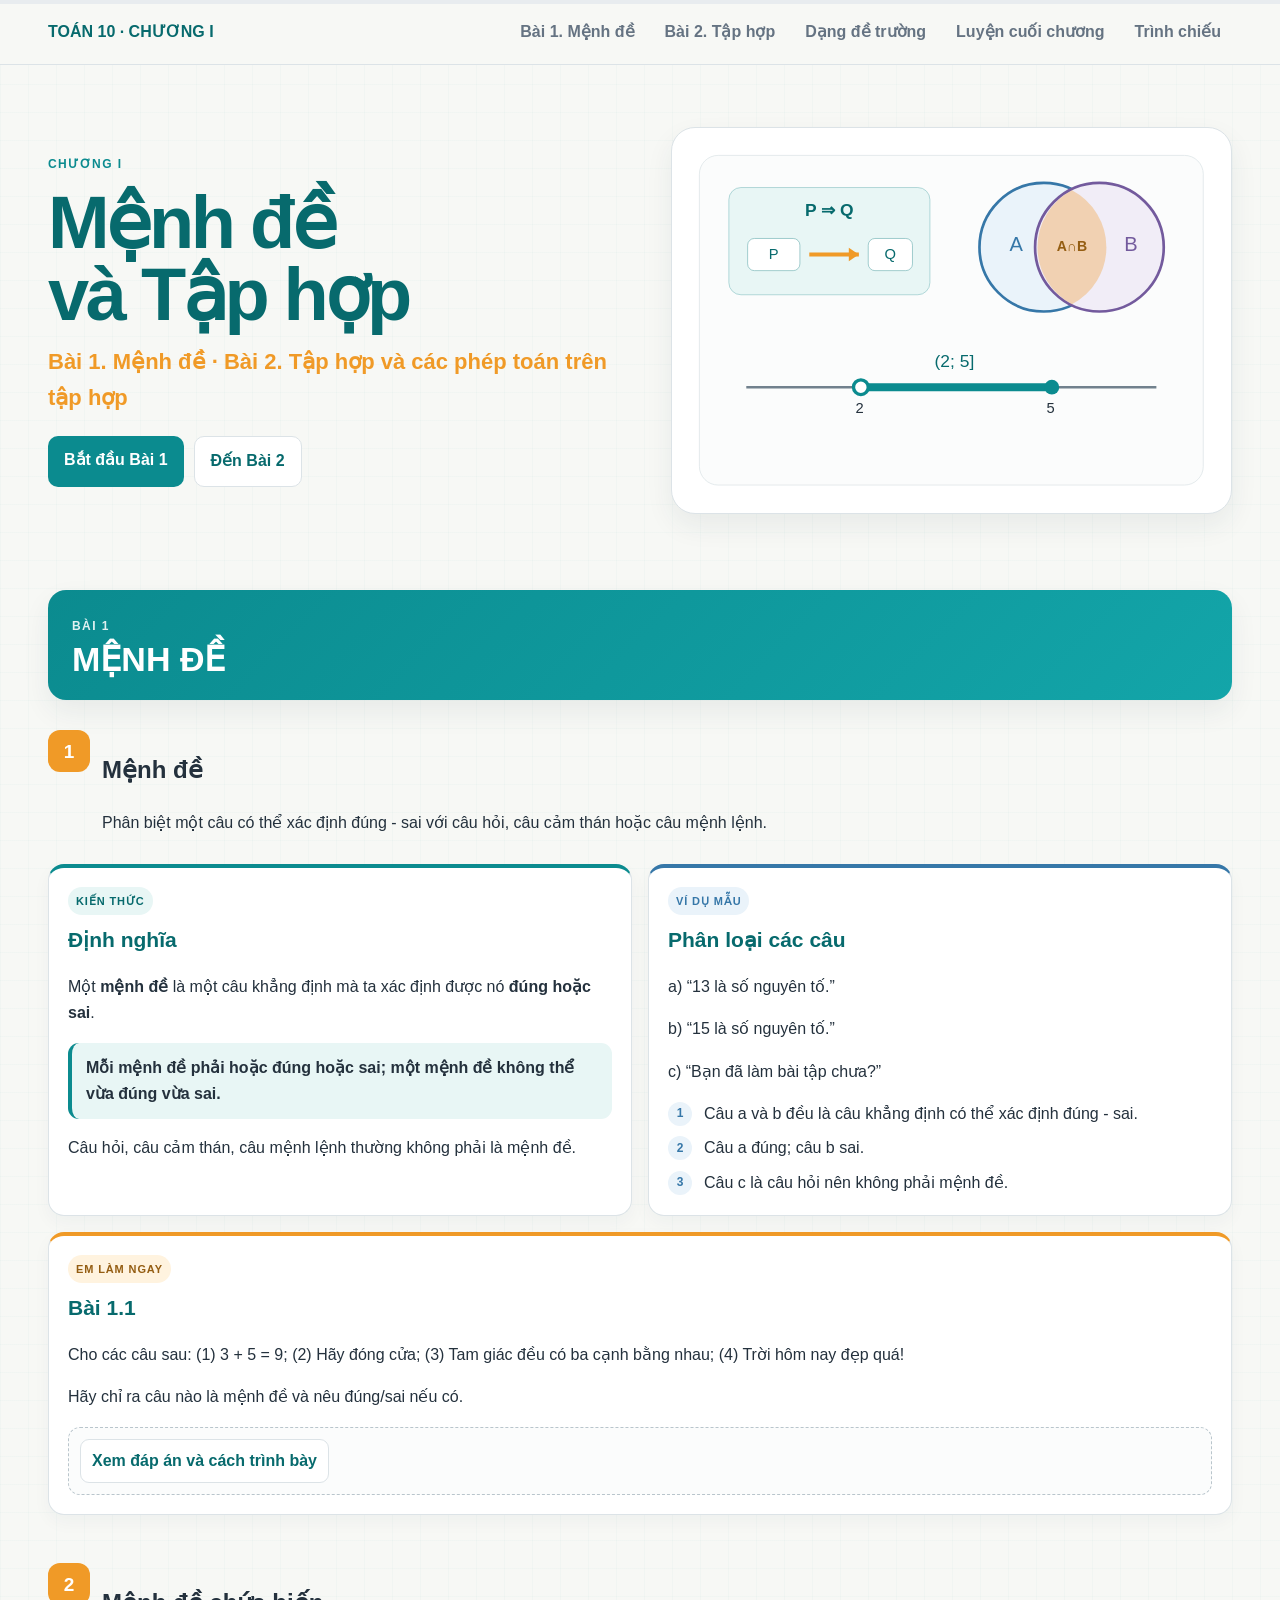
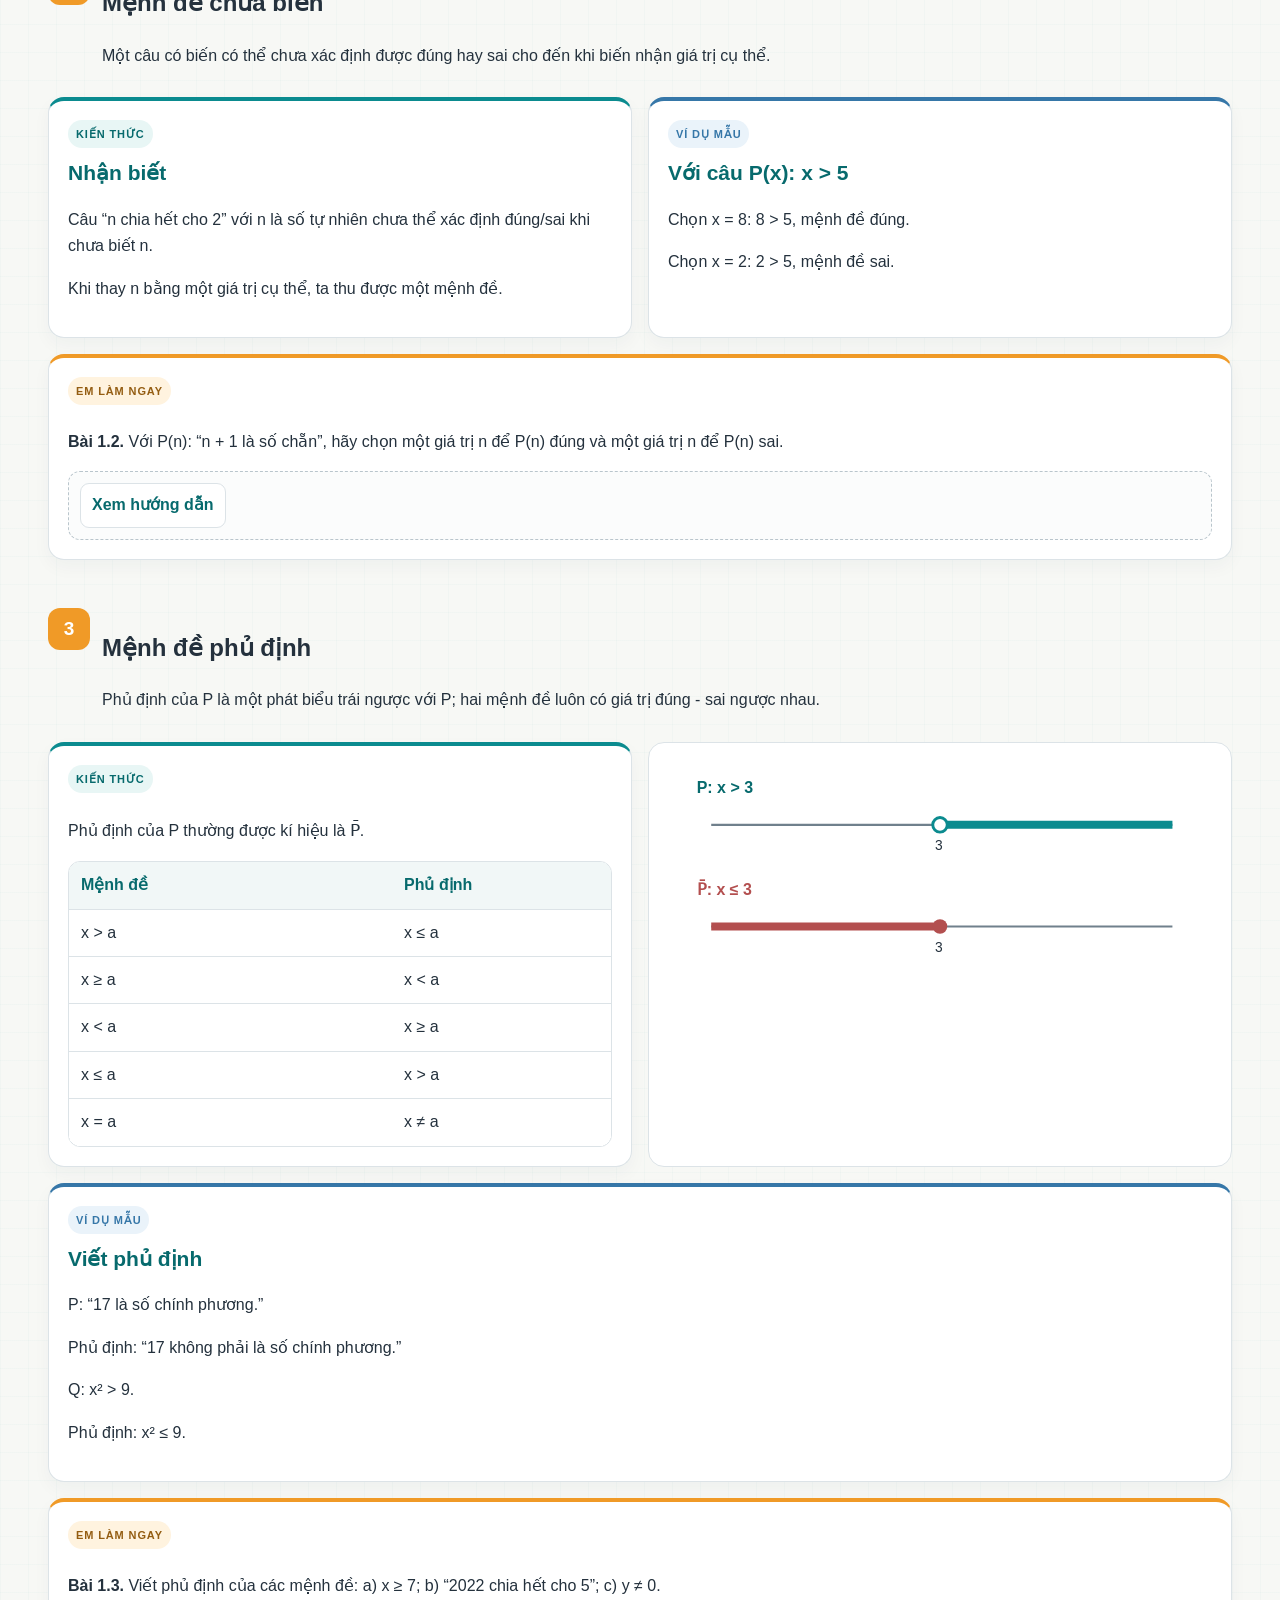
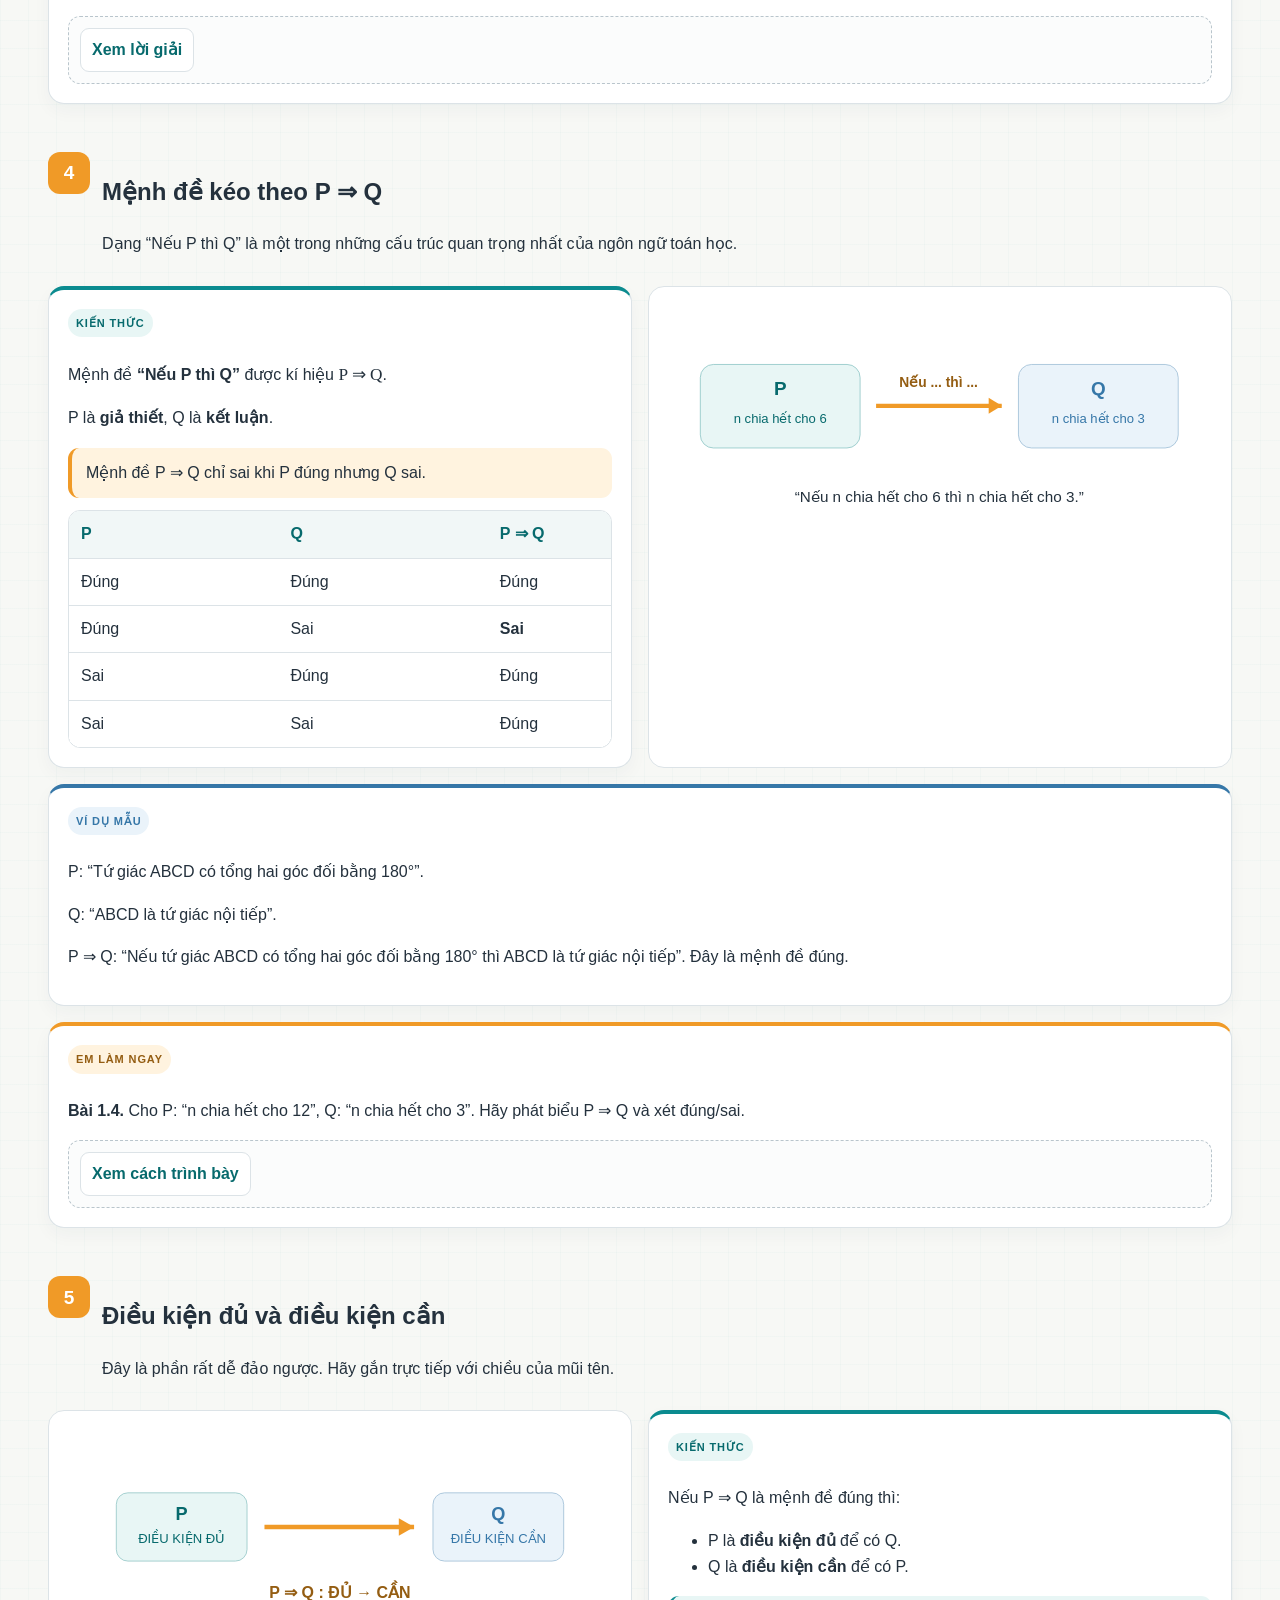
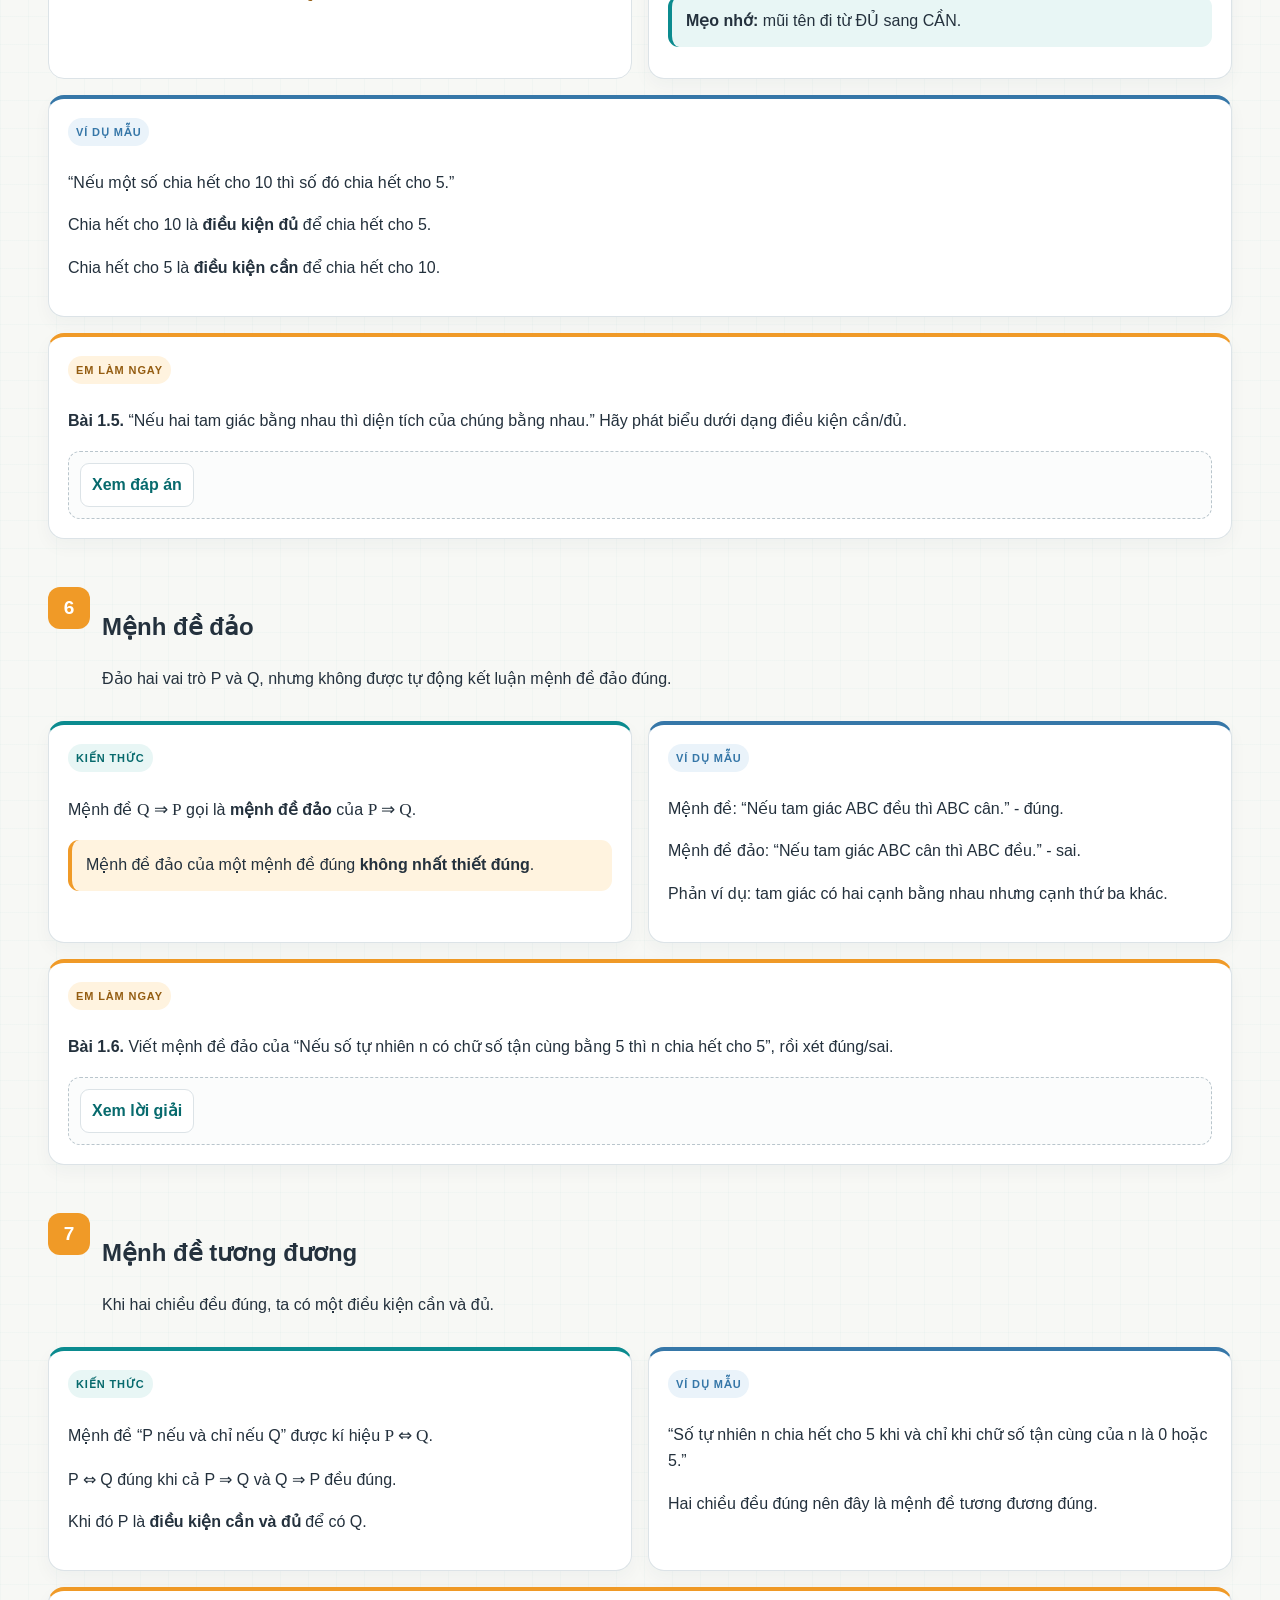
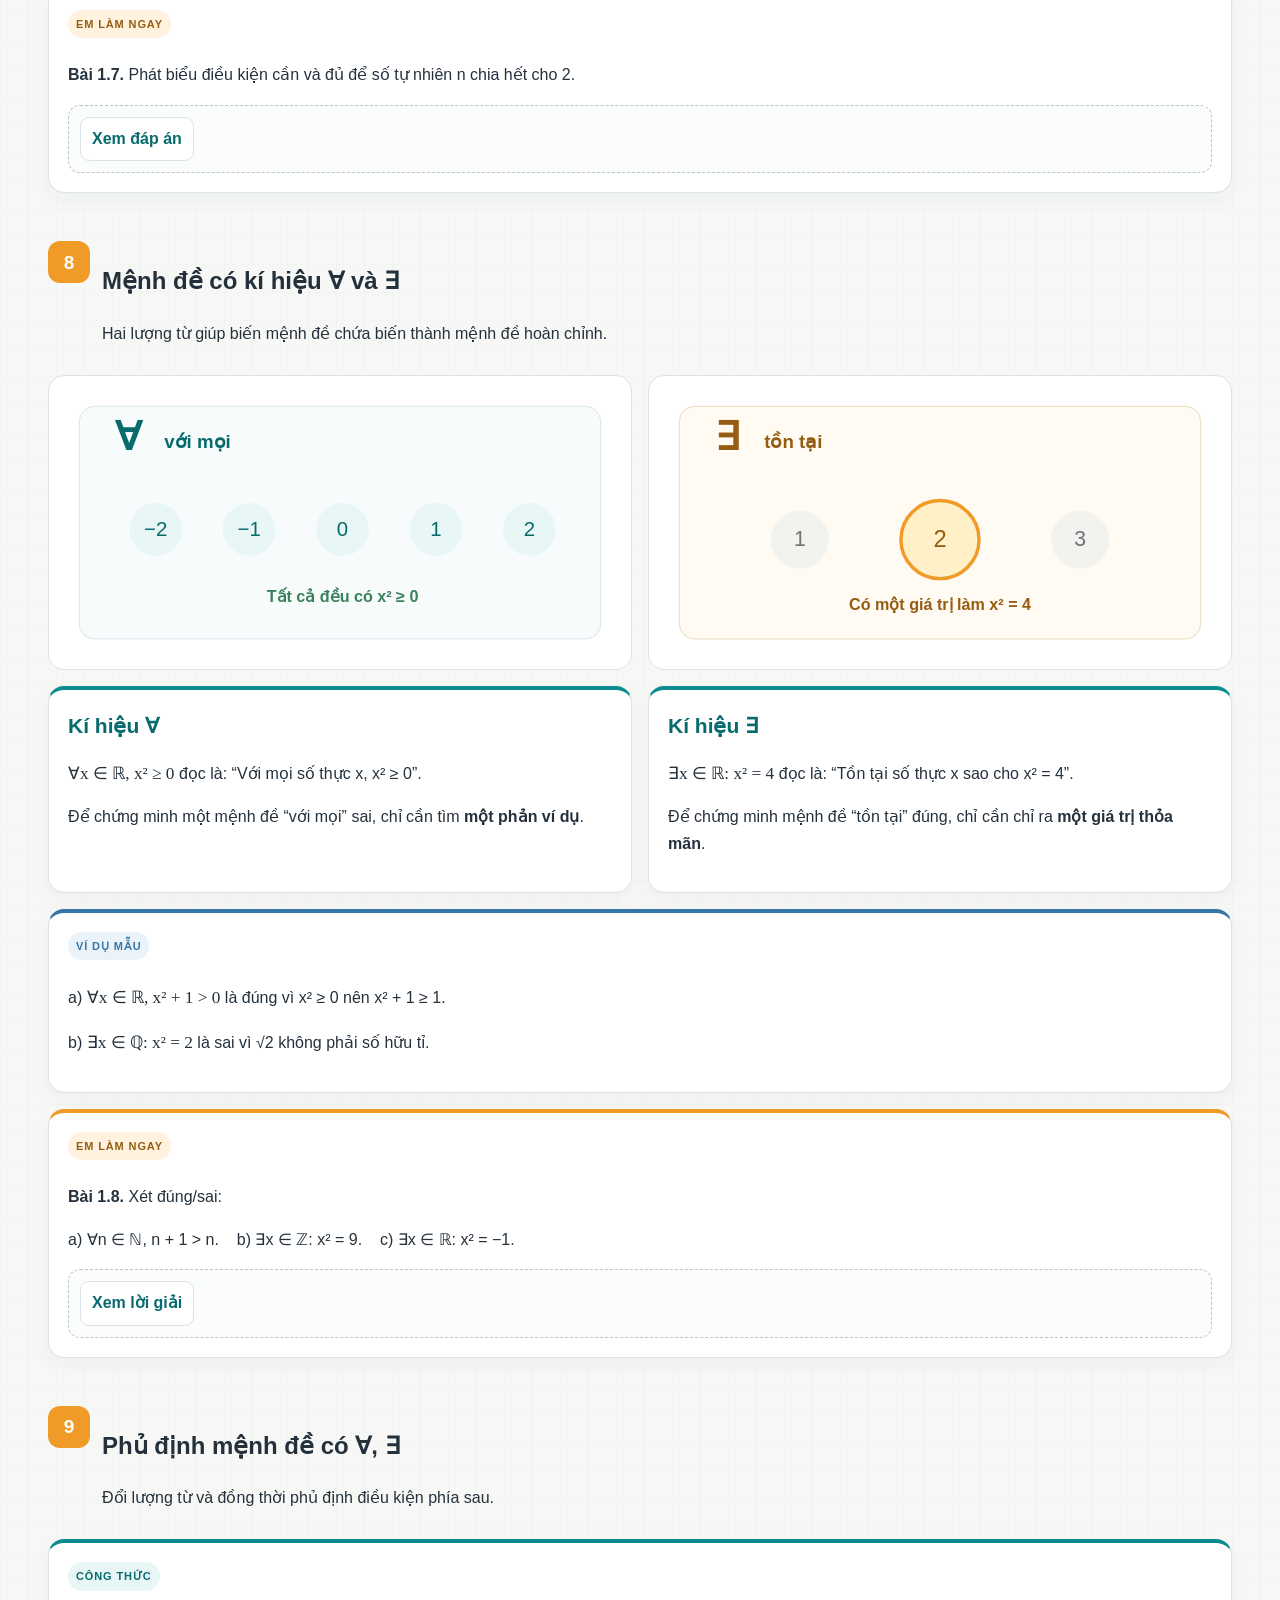
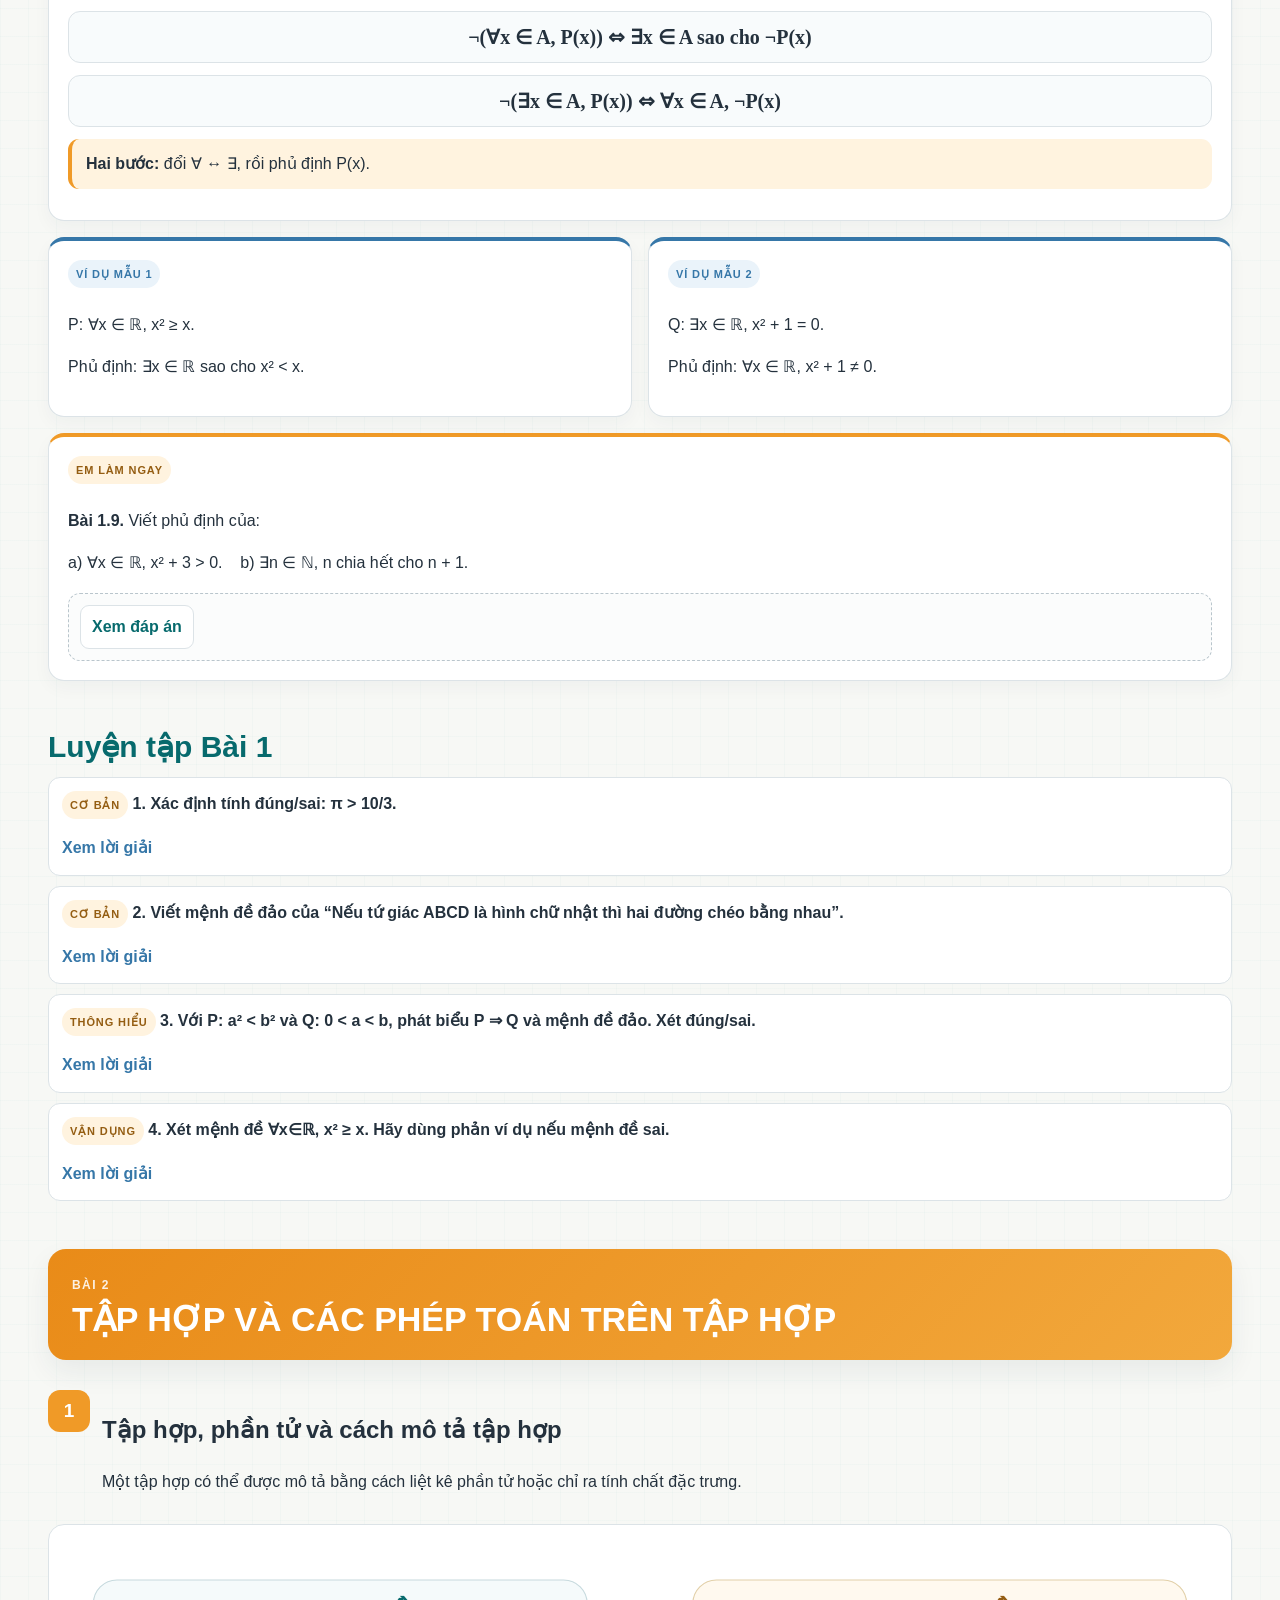
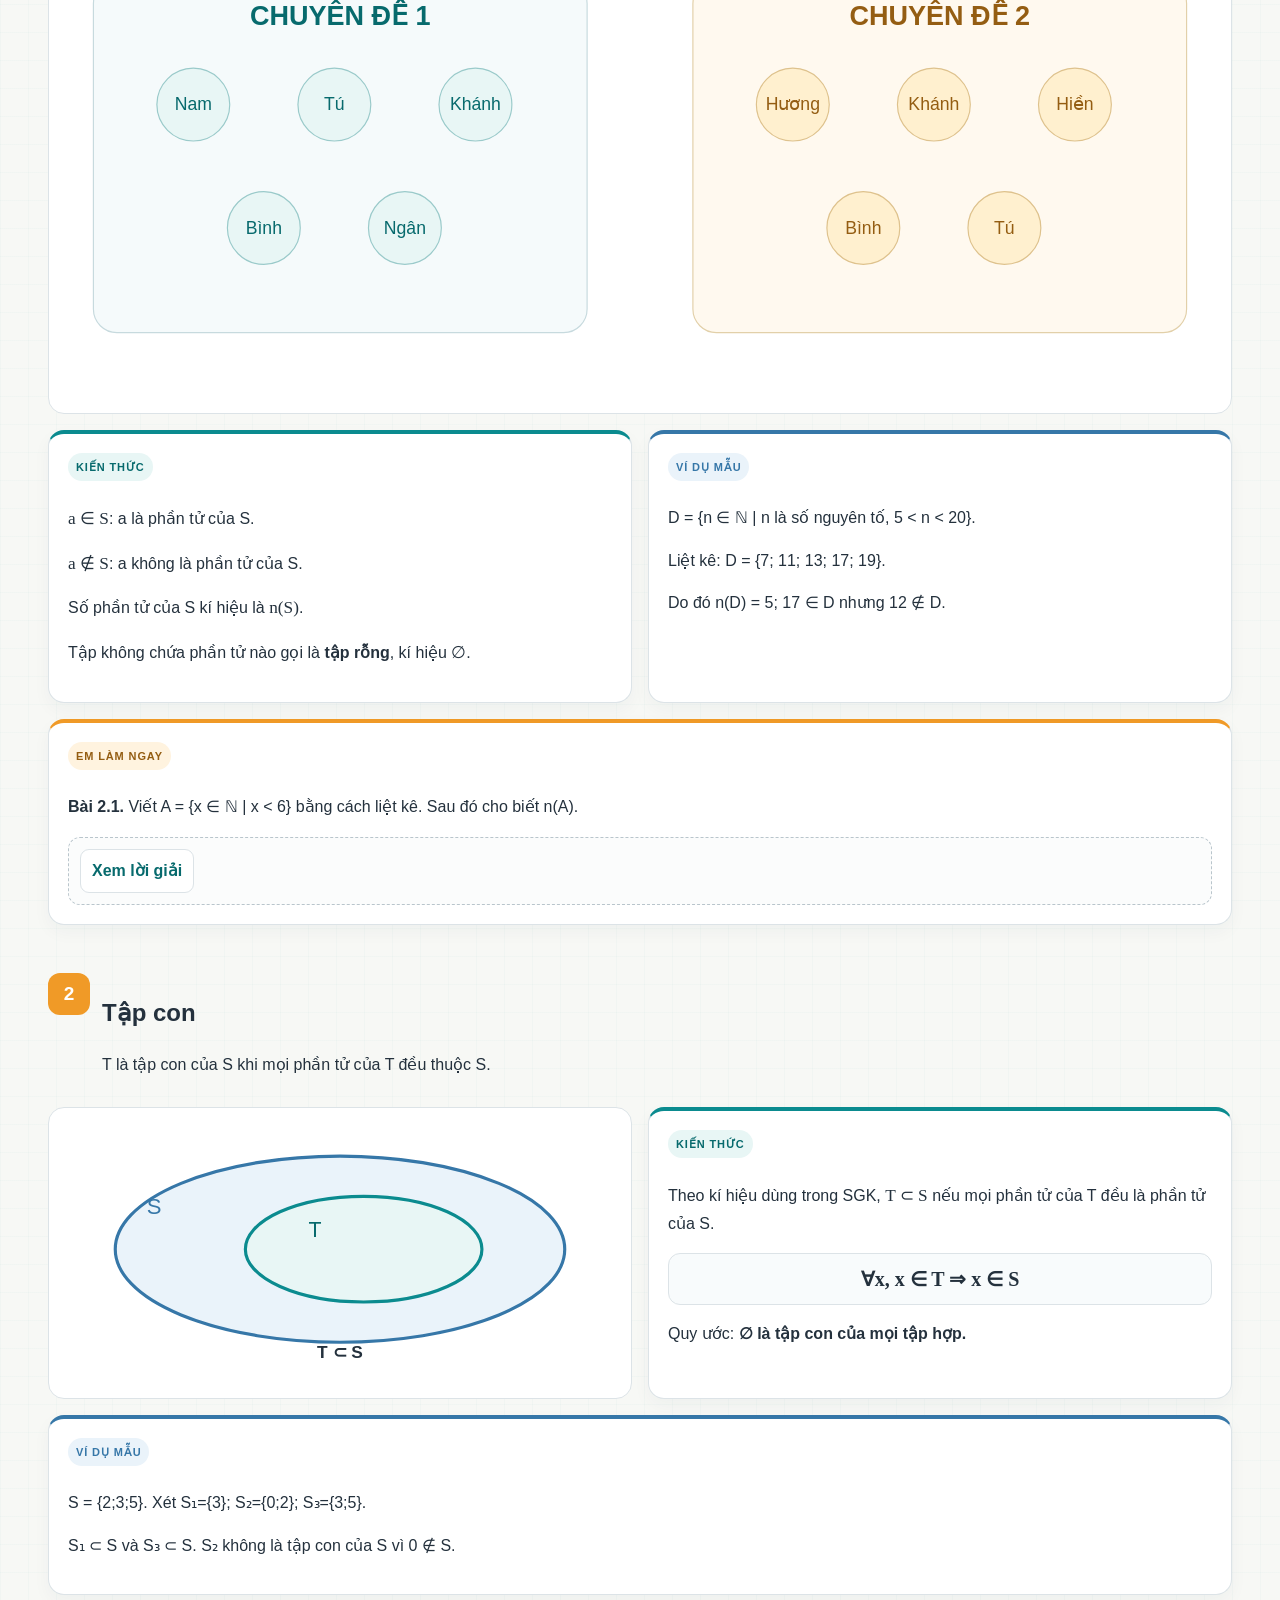
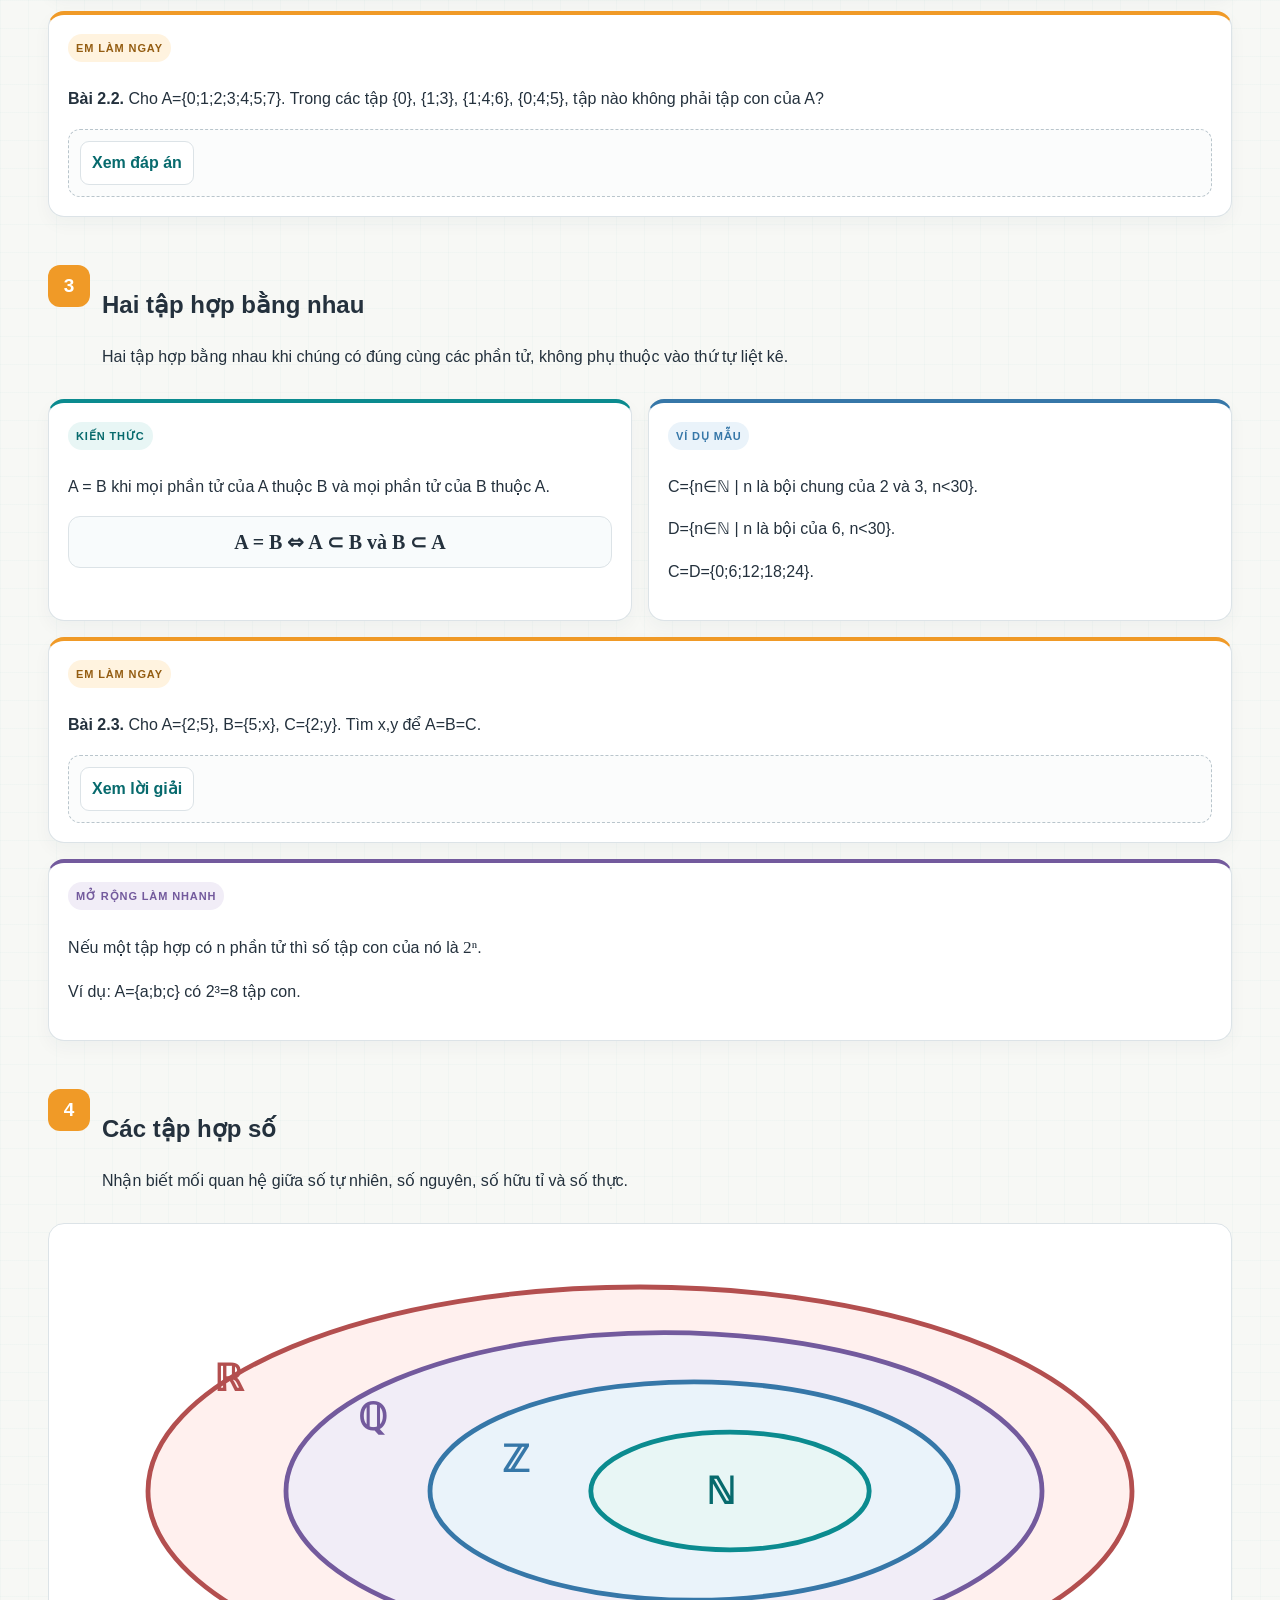
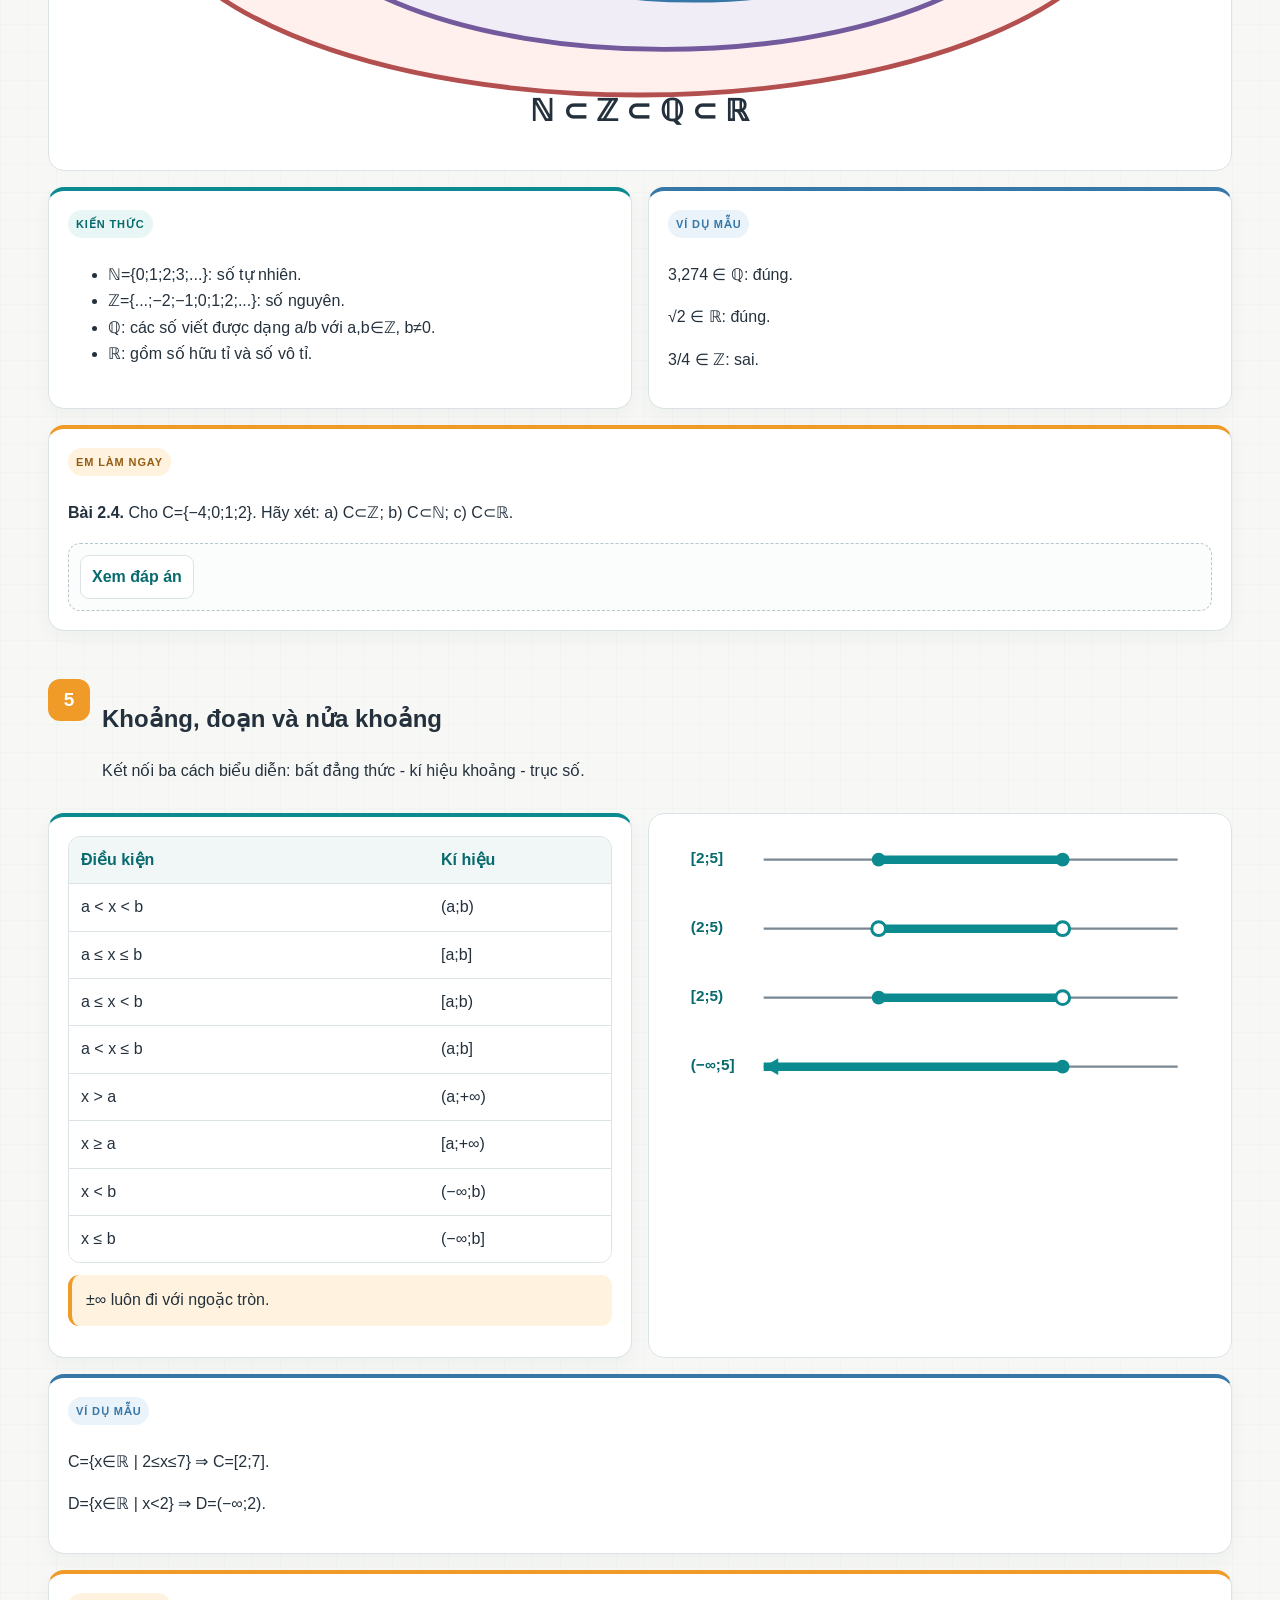
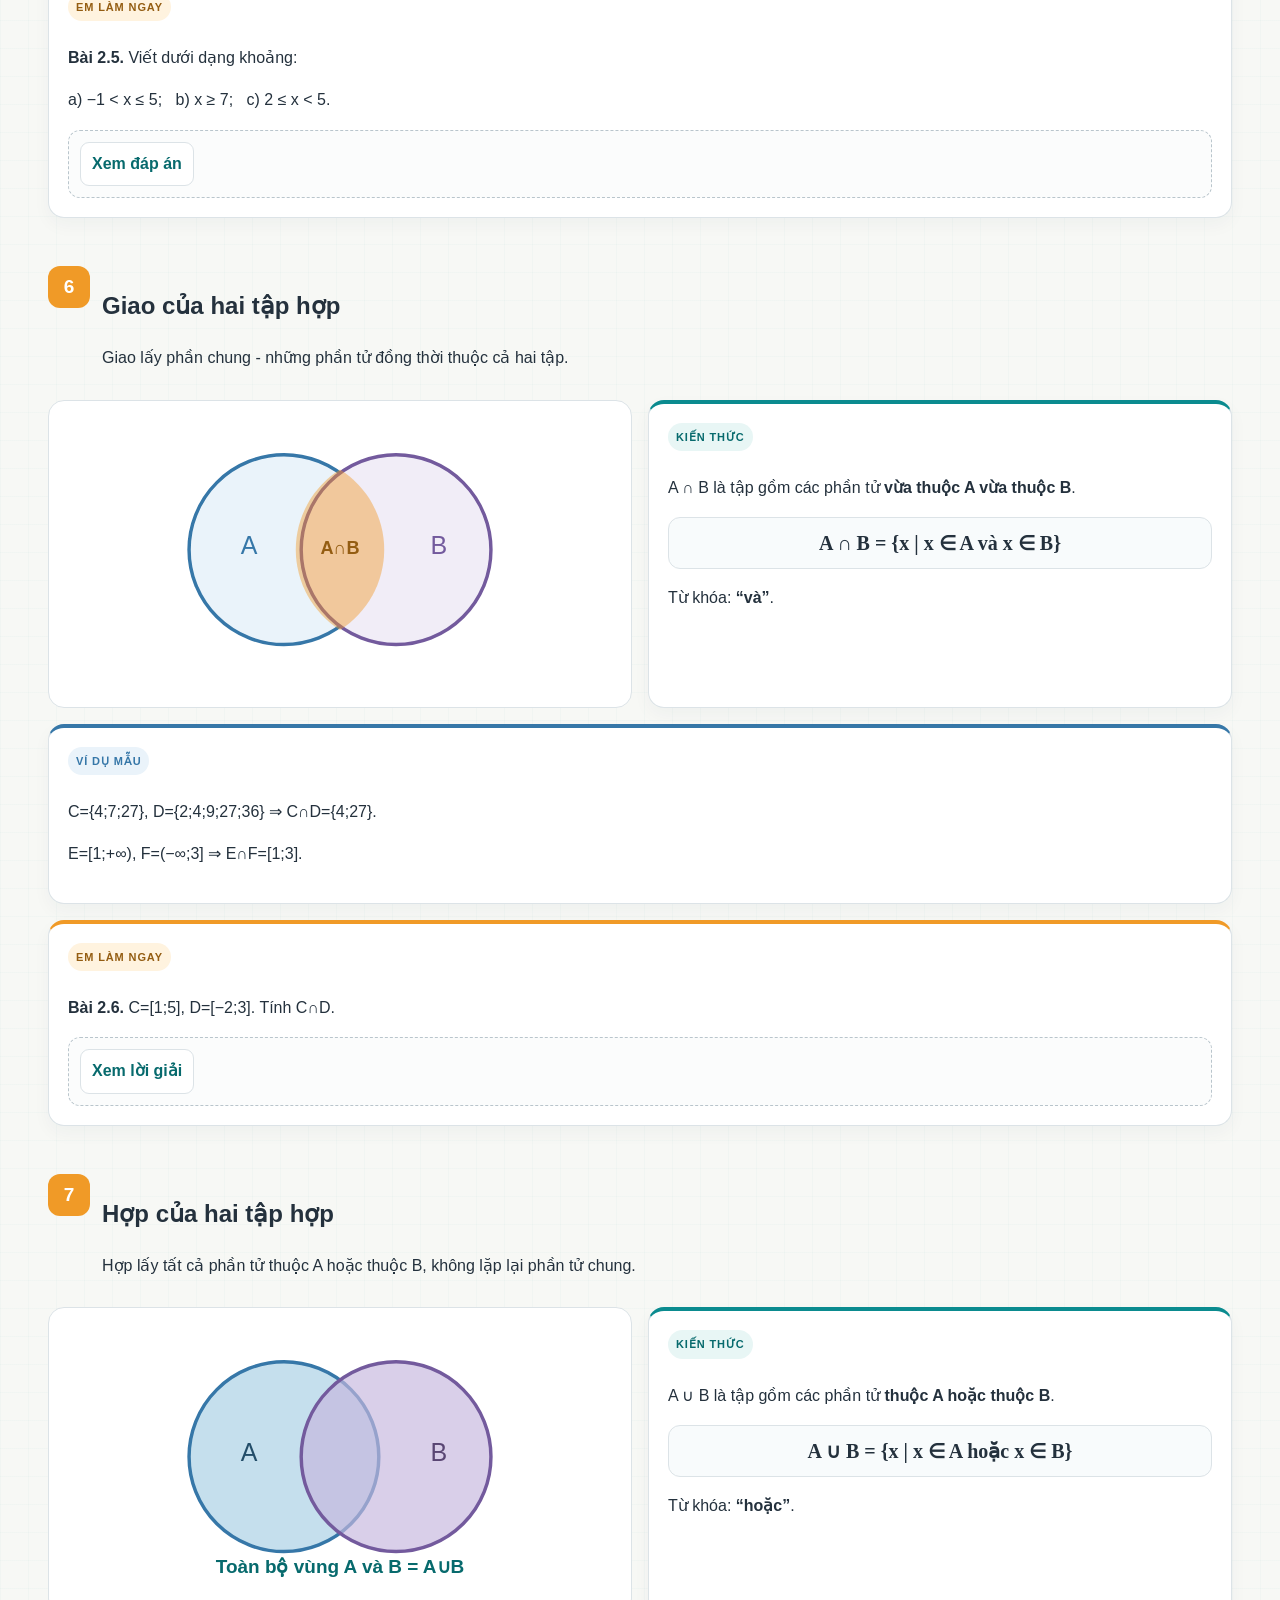
<file: index.html>
<!doctype html>
<html lang="vi">
<head>
<meta charset="utf-8">
<meta name="viewport" content="width=device-width, initial-scale=1">
<title>Toán 10 - Chương I: Mệnh đề và Tập hợp</title>
<style>
:root{
  --bg:#f7f8f5;
  --paper:#ffffff;
  --ink:#24313d;
  --muted:#657382;
  --teal:#0b8b8f;
  --teal-dark:#076a6d;
  --teal-soft:#e8f6f5;
  --orange:#f09a27;
  --orange-soft:#fff3df;
  --blue:#3677a8;
  --blue-soft:#eaf3fa;
  --green:#3b805c;
  --green-soft:#edf7f0;
  --red:#b34f4f;
  --red-soft:#fff0ee;
  --purple:#735a9d;
  --purple-soft:#f1edf7;
  --line:#dce3e7;
  --shadow:0 12px 28px rgba(31,50,66,.07);
}
*{box-sizing:border-box}
html{scroll-behavior:smooth}
body{
  margin:0;
  background:
    linear-gradient(rgba(11,139,143,.025) 1px,transparent 1px),
    linear-gradient(90deg,rgba(11,139,143,.025) 1px,transparent 1px),
    var(--bg);
  background-size:28px 28px;
  color:var(--ink);
  font-family:"Segoe UI",Arial,sans-serif;
  line-height:1.65;
}
.progress{position:fixed;left:0;right:0;top:0;height:4px;background:#e8ecef;z-index:120}
.progress span{display:block;height:100%;width:0;background:linear-gradient(90deg,var(--teal),var(--orange))}
nav{position:sticky;top:0;z-index:100;background:rgba(247,248,245,.95);backdrop-filter:blur(12px);border-bottom:1px solid var(--line)}
.navin{max-width:1220px;margin:auto;padding:10px 18px;display:flex;gap:8px;align-items:center;overflow:auto}
.brand{font-weight:900;color:var(--teal-dark);white-space:nowrap;margin-right:auto}
.navin a,.navin button{border:1px solid transparent;background:transparent;color:var(--muted);padding:8px 10px;border-radius:10px;font:inherit;font-weight:700;text-decoration:none;white-space:nowrap;cursor:pointer}
.navin a:hover,.navin button:hover{background:#fff;border-color:var(--line);color:var(--teal-dark)}
.hero{max-width:1220px;margin:auto;padding:62px 18px 32px;display:grid;grid-template-columns:1.03fr .97fr;gap:28px;align-items:center}
.hero h1{font-size:clamp(42px,6vw,74px);line-height:.98;margin:12px 0;color:var(--teal-dark);letter-spacing:-.045em}
.hero .subline{font-size:22px;color:var(--orange);font-weight:800;margin:0 0 14px}
.hero p{font-size:18px;color:var(--muted);max-width:720px}
.eyebrow{font-size:12px;text-transform:uppercase;letter-spacing:.12em;color:var(--teal);font-weight:900}
.btnrow{display:flex;gap:10px;flex-wrap:wrap;margin-top:20px}
.btn{border:0;background:var(--teal);color:#fff;padding:11px 16px;border-radius:10px;font:inherit;font-weight:850;cursor:pointer;text-decoration:none}
.btn.alt{background:#fff;color:var(--teal-dark);border:1px solid var(--line)}
.hero-visual{background:#fff;border:1px solid var(--line);border-radius:24px;padding:18px;box-shadow:var(--shadow)}
.hero-visual svg{width:100%;height:auto;display:block}
main{max-width:1220px;margin:auto;padding:0 18px 100px}
.chapter{margin:44px 0 24px;padding:22px 24px;border-radius:18px;background:linear-gradient(135deg,var(--teal),#13a5a9);color:#fff;box-shadow:var(--shadow)}
.chapter.orange{background:linear-gradient(135deg,#e98b18,#f2a83c)}
.chapter small{font-size:12px;text-transform:uppercase;letter-spacing:.12em;font-weight:900;opacity:.88}
.chapter h2{font-size:34px;margin:2px 0 0;line-height:1.12}
section{scroll-margin-top:90px}
.topic{margin:30px 0 48px}
.topic>h2{font-size:30px;color:var(--teal-dark);margin:0 0 8px;line-height:1.2}
.topic>p.lead{margin-top:0;color:var(--muted);font-size:17px}
.topic-head{display:flex;gap:12px;align-items:flex-start;margin-bottom:12px}
.num{min-width:42px;height:42px;border-radius:12px;background:var(--orange);color:#fff;display:grid;place-items:center;font-weight:900;font-size:19px}
.grid2{display:grid;grid-template-columns:repeat(2,minmax(0,1fr));gap:16px}
.grid3{display:grid;grid-template-columns:repeat(3,minmax(0,1fr));gap:16px}
.card{background:#fff;border:1px solid var(--line);border-radius:16px;padding:19px;box-shadow:0 7px 18px rgba(31,50,66,.04)}
.card h3{font-size:21px;color:var(--teal-dark);margin:0 0 8px}
.card h4{font-size:17px;margin:14px 0 6px}
.theory{border-top:4px solid var(--teal)}
.worked{border-top:4px solid var(--blue)}
.practice{border-top:4px solid var(--orange)}
.warning{border-top:4px solid var(--red)}
.extension{border-top:4px solid var(--purple)}
.tag{display:inline-block;border-radius:999px;padding:5px 8px;margin-bottom:8px;font-size:11px;font-weight:900;text-transform:uppercase;letter-spacing:.08em;background:var(--teal-soft);color:var(--teal-dark)}
.tag.blue{background:var(--blue-soft);color:var(--blue)}
.tag.orange{background:var(--orange-soft);color:#945d12}
.tag.red{background:var(--red-soft);color:var(--red)}
.tag.purple{background:var(--purple-soft);color:var(--purple)}
.note{margin:12px 0;padding:12px 14px;border-radius:11px;background:var(--teal-soft);border-left:4px solid var(--teal)}
.note.orange{background:var(--orange-soft);border-left-color:var(--orange)}
.note.red{background:var(--red-soft);border-left-color:var(--red)}
.note.green{background:var(--green-soft);border-left-color:var(--green)}
.visual{background:#fff;border:1px solid var(--line);border-radius:16px;padding:15px;overflow:hidden}
.visual svg{width:100%;height:auto;display:block}
.math{font-family:"Cambria Math","STIX Two Math","Times New Roman",serif;font-size:1.08em}
.formula{background:#f8fbfc;border:1px solid var(--line);border-radius:12px;padding:13px;text-align:center;font:600 20px "Cambria Math","Times New Roman",serif;margin:12px 0}
.frac{display:inline-grid;grid-template-rows:auto auto;vertical-align:middle;text-align:center;line-height:1.08;margin:0 .12em}
.frac span:first-child{border-bottom:1.4px solid currentColor;padding:0 .18em .05em}
.frac span:last-child{padding:.04em .18em 0}
.tablewrap{overflow:auto;border:1px solid var(--line);border-radius:12px;background:#fff}
table{border-collapse:collapse;width:100%;min-width:650px}
th,td{padding:10px 12px;border-bottom:1px solid var(--line);vertical-align:top;text-align:left}
th{background:#f1f7f7;color:var(--teal-dark)}
tr:last-child td{border-bottom:0}
.steps{counter-reset:step;display:grid;gap:8px;margin-top:10px}
.steps div{padding-left:36px;position:relative}
.steps div::before{counter-increment:step;content:counter(step);position:absolute;left:0;top:1px;width:24px;height:24px;border-radius:50%;background:var(--blue-soft);color:var(--blue);display:grid;place-items:center;font-size:12px;font-weight:900}
.reveal{margin-top:12px;border:1px dashed #b9c5cc;border-radius:12px;background:#fbfcfc;padding:11px}
.reveal button{border:1px solid var(--line);background:#fff;color:var(--teal-dark);padding:8px 11px;border-radius:9px;font:inherit;font-weight:800;cursor:pointer}
.answer{display:none;margin-top:10px;padding-top:10px;border-top:1px dashed var(--line)}
.answer h4{color:var(--blue);margin:0 0 6px}
.practice-list{display:grid;gap:10px;margin-top:12px}
.practice-item{background:#fff;border:1px solid var(--line);border-radius:12px;padding:13px}
.practice-item .q{font-weight:650}
.practice-item button{border:0;background:transparent;padding:0;margin-top:8px;color:var(--blue);font:inherit;font-weight:850;cursor:pointer}
.solution{display:none;margin-top:9px;padding:10px 12px;background:#f8fbfc;border-radius:9px;border-left:4px solid var(--blue)}
.quiz{background:#fff;border:1px solid var(--line);border-radius:14px;padding:16px;margin:12px 0}
.quiz .q{font-weight:750}
.options{display:grid;gap:8px;margin-top:10px}
.option{border:1px solid var(--line);background:#fff;padding:10px 12px;border-radius:9px;text-align:left;font:inherit;cursor:pointer;color:var(--ink)}
.option:hover{background:#fafcfc;border-color:#aebdc5}
.option.correct{background:var(--green-soft);border-color:#75a98a}
.option.wrong{background:var(--red-soft);border-color:#cc8f8c}
.feedback{min-height:24px;margin-top:8px;font-weight:750}
.tabs{border:1px solid var(--line);background:#fff;border-radius:15px;overflow:hidden}
.tabbar{display:flex;overflow:auto;border-bottom:1px solid var(--line);background:#f6f8f8}
.tabbar button{border:0;background:transparent;padding:12px 15px;font:inherit;font-weight:800;color:var(--muted);cursor:pointer;white-space:nowrap}
.tabbar button.active{background:#fff;color:var(--teal-dark);box-shadow:inset 0 -3px 0 var(--teal)}
.tabpanel{display:none;padding:17px}
.tabpanel.active{display:block}
.exam{border-left:5px solid var(--orange);background:#fff;border-top:1px solid var(--line);border-right:1px solid var(--line);border-bottom:1px solid var(--line);border-radius:13px;padding:15px}
.exam .school{font-size:11px;font-weight:900;text-transform:uppercase;letter-spacing:.08em;color:#956014}
.fade{opacity:0;transform:translateY(12px);transition:.55s ease}
.fade.show{opacity:1;transform:none}
.mindmap{display:grid;grid-template-columns:repeat(3,minmax(0,1fr));gap:12px}
.mindmap .card{min-height:140px}
footer{padding:28px 18px 45px;text-align:center;color:var(--muted)}
body.presentation nav,.presentation .progress{display:none}
body.presentation .topic,body.presentation .chapter{min-height:calc(100vh - 24px);display:flex;flex-direction:column;justify-content:center;margin:12px auto;max-width:1160px}
body.presentation{background:#f6f7f4}
@media(max-width:900px){.hero,.grid2,.grid3,.mindmap{grid-template-columns:1fr}}
@media(max-width:620px){.hero{padding-top:42px}}
@media print{nav,.progress,.btnrow,.reveal button,.practice-item button{display:none!important}body{background:#fff}.answer,.solution{display:block!important}.card,.visual,.quiz,.exam,.tabs{box-shadow:none;break-inside:avoid}}
</style>
</head>
<body>
<div class="progress"><span id="progress"></span></div>
<nav><div class="navin"><div class="brand">TOÁN 10 · CHƯƠNG I</div><a href="#bai1">Bài 1. Mệnh đề</a><a href="#bai2">Bài 2. Tập hợp</a><a href="#de-truong">Dạng đề trường</a><a href="#cuoi-chuong">Luyện cuối chương</a><button onclick="togglePresentation()">Trình chiếu</button></div></nav>
<header class="hero fade show">
<div><div class="eyebrow">Chương I</div><h1>Mệnh đề<br>và Tập hợp</h1><p class="subline">Bài 1. Mệnh đề · Bài 2. Tập hợp và các phép toán trên tập hợp</p><div class="btnrow"><a class="btn" href="#bai1">Bắt đầu Bài 1</a><a class="btn alt" href="#bai2">Đến Bài 2</a></div></div>
<div class="hero-visual"><svg viewBox="0 0 780 520" aria-label="Mệnh đề và tập hợp"><rect x="14" y="14" width="752" height="492" rx="28" fill="#fbfcfc" stroke="#d8e1e4"/><rect x="58" y="62" width="300" height="160" rx="18" fill="#e8f6f5" stroke="#91c7c8"/><text x="208" y="105" text-anchor="middle" fill="#076a6d" font-size="26" font-weight="700">P ⇒ Q</text><rect x="86" y="138" width="78" height="48" rx="10" fill="#fff" stroke="#77b6b7"/><text x="125" y="169" text-anchor="middle" fill="#076a6d" font-size="22">P</text><line x1="178" y1="162" x2="252" y2="162" stroke="#f09a27" stroke-width="6"/><polygon points="252,162 237,152 237,172" fill="#f09a27"/><rect x="266" y="138" width="66" height="48" rx="10" fill="#fff" stroke="#77b6b7"/><text x="299" y="169" text-anchor="middle" fill="#076a6d" font-size="22">Q</text><circle cx="528" cy="151" r="96" fill="#eaf3fa" stroke="#3677a8" stroke-width="4"/><circle cx="611" cy="151" r="96" fill="#f1edf7" stroke="#735a9d" stroke-width="4"/><path d="M570,66 A96,96 0 0,1 570,236 A96,96 0 0,1 570,66" fill="#f09a2755"/><text x="477" y="157" fill="#3677a8" font-size="30">A</text><text x="648" y="157" fill="#735a9d" font-size="30">B</text><text x="570" y="157" text-anchor="middle" fill="#945d12" font-size="21" font-weight="700">A∩B</text><line x1="84" y1="360" x2="696" y2="360" stroke="#71818d" stroke-width="4"/><line x1="255" y1="360" x2="540" y2="360" stroke="#0b8b8f" stroke-width="12" stroke-linecap="round"/><circle cx="255" cy="360" r="11" fill="#fff" stroke="#0b8b8f" stroke-width="5"/><circle cx="540" cy="360" r="11" fill="#0b8b8f"/><text x="247" y="398" fill="#24313d" font-size="22">2</text><text x="532" y="398" fill="#24313d" font-size="22">5</text><text x="365" y="330" fill="#076a6d" font-size="26">(2; 5]</text></svg></div>
</header>
<main>
<div class="chapter fade" id="bai1"><small>Bài 1</small><h2>MỆNH ĐỀ</h2></div>
<section class="topic fade" id="menh-de"><div class="topic-head"><div class="num">1</div><div><h2>Mệnh đề</h2><p class="lead">Phân biệt một câu có thể xác định đúng - sai với câu hỏi, câu cảm thán hoặc câu mệnh lệnh.</p></div></div><div class="grid2"><div class="card theory"><span class="tag">Kiến thức</span><h3>Định nghĩa</h3><p>Một <b>mệnh đề</b> là một câu khẳng định mà ta xác định được nó <b>đúng hoặc sai</b>.</p><div class="note"><b>Mỗi mệnh đề phải hoặc đúng hoặc sai; một mệnh đề không thể vừa đúng vừa sai.</b></div><p>Câu hỏi, câu cảm thán, câu mệnh lệnh thường không phải là mệnh đề.</p></div><div class="card worked"><span class="tag blue">Ví dụ mẫu</span><h3>Phân loại các câu</h3><p>a) “13 là số nguyên tố.”</p><p>b) “15 là số nguyên tố.”</p><p>c) “Bạn đã làm bài tập chưa?”</p><div class="steps"><div>Câu a và b đều là câu khẳng định có thể xác định đúng - sai.</div><div>Câu a đúng; câu b sai.</div><div>Câu c là câu hỏi nên không phải mệnh đề.</div></div></div></div><div class="card practice" style="margin-top:16px"><span class="tag orange">Em làm ngay</span><h3>Bài 1.1</h3><p>Cho các câu sau: (1) 3 + 5 = 9; (2) Hãy đóng cửa; (3) Tam giác đều có ba cạnh bằng nhau; (4) Trời hôm nay đẹp quá!</p><p>Hãy chỉ ra câu nào là mệnh đề và nêu đúng/sai nếu có.</p><div class="reveal"><button onclick="toggleAnswer(this)">Xem đáp án và cách trình bày</button><div class="answer"><h4>Trình bày</h4><p>(1) là mệnh đề sai; (2) không phải mệnh đề vì là câu mệnh lệnh; (3) là mệnh đề đúng; (4) không phải mệnh đề vì mang tính cảm thán/chủ quan.</p><p><b>Mẫu trình bày:</b> “Câu ... là mệnh đề vì là câu khẳng định và xác định được giá trị đúng/sai.”</p></div></div></div></section>
<section class="topic fade" id="bien"><div class="topic-head"><div class="num">2</div><div><h2>Mệnh đề chứa biến</h2><p class="lead">Một câu có biến có thể chưa xác định được đúng hay sai cho đến khi biến nhận giá trị cụ thể.</p></div></div><div class="grid2"><div class="card theory"><span class="tag">Kiến thức</span><h3>Nhận biết</h3><p>Câu “n chia hết cho 2” với n là số tự nhiên chưa thể xác định đúng/sai khi chưa biết n.</p><p>Khi thay n bằng một giá trị cụ thể, ta thu được một mệnh đề.</p></div><div class="card worked"><span class="tag blue">Ví dụ mẫu</span><h3>Với câu P(x): x &gt; 5</h3><p>Chọn x = 8: 8 &gt; 5, mệnh đề đúng.</p><p>Chọn x = 2: 2 &gt; 5, mệnh đề sai.</p></div></div><div class="card practice" style="margin-top:16px"><span class="tag orange">Em làm ngay</span><p><b>Bài 1.2.</b> Với P(n): “n + 1 là số chẵn”, hãy chọn một giá trị n để P(n) đúng và một giá trị n để P(n) sai.</p><div class="reveal"><button onclick="toggleAnswer(this)">Xem hướng dẫn</button><div class="answer"><p>Muốn n + 1 chẵn thì n phải lẻ. Chẳng hạn n = 3 ⇒ 4 chẵn nên P(3) đúng.</p><p>Chọn n = 4 ⇒ 5 lẻ nên P(4) sai.</p></div></div></div></section>
<section class="topic fade" id="phu-dinh"><div class="topic-head"><div class="num">3</div><div><h2>Mệnh đề phủ định</h2><p class="lead">Phủ định của P là một phát biểu trái ngược với P; hai mệnh đề luôn có giá trị đúng - sai ngược nhau.</p></div></div><div class="grid2"><div class="card theory"><span class="tag">Kiến thức</span><p>Phủ định của P thường được kí hiệu là <span class="math">P̄</span>.</p><div class="tablewrap"><table><tr><th>Mệnh đề</th><th>Phủ định</th></tr><tr><td>x &gt; a</td><td>x ≤ a</td></tr><tr><td>x ≥ a</td><td>x &lt; a</td></tr><tr><td>x &lt; a</td><td>x ≥ a</td></tr><tr><td>x ≤ a</td><td>x &gt; a</td></tr><tr><td>x = a</td><td>x ≠ a</td></tr></table></div></div><div class="visual"><svg viewBox="0 0 760 310" aria-label="Phủ định trên trục số"><text x="45" y="48" fill="#076a6d" font-size="22" font-weight="700">P: x &gt; 3</text><line x1="65" y1="92" x2="700" y2="92" stroke="#70808c" stroke-width="3"/><line x1="380" y1="92" x2="700" y2="92" stroke="#0b8b8f" stroke-width="11"/><circle cx="380" cy="92" r="10" fill="#fff" stroke="#0b8b8f" stroke-width="4"/><text x="373" y="127" fill="#24313d" font-size="19">3</text><text x="45" y="188" fill="#b34f4f" font-size="22" font-weight="700">P̄: x ≤ 3</text><line x1="65" y1="232" x2="700" y2="232" stroke="#70808c" stroke-width="3"/><line x1="65" y1="232" x2="380" y2="232" stroke="#b34f4f" stroke-width="11"/><circle cx="380" cy="232" r="10" fill="#b34f4f"/><text x="373" y="267" fill="#24313d" font-size="19">3</text></svg></div></div><div class="card worked" style="margin-top:16px"><span class="tag blue">Ví dụ mẫu</span><h3>Viết phủ định</h3><p>P: “17 là số chính phương.”</p><p>Phủ định: “17 không phải là số chính phương.”</p><p>Q: x² &gt; 9.</p><p>Phủ định: x² ≤ 9.</p></div><div class="card practice" style="margin-top:16px"><span class="tag orange">Em làm ngay</span><p><b>Bài 1.3.</b> Viết phủ định của các mệnh đề: a) x ≥ 7; b) “2022 chia hết cho 5”; c) y ≠ 0.</p><div class="reveal"><button onclick="toggleAnswer(this)">Xem lời giải</button><div class="answer"><p>a) x &lt; 7.</p><p>b) “2022 không chia hết cho 5”.</p><p>c) y = 0.</p><p><b>Cách làm:</b> xác định chính xác tập các trường hợp làm phát biểu ban đầu sai, không chỉ đổi dấu theo cảm tính.</p></div></div></div></section>
<section class="topic fade" id="keo-theo"><div class="topic-head"><div class="num">4</div><div><h2>Mệnh đề kéo theo P ⇒ Q</h2><p class="lead">Dạng “Nếu P thì Q” là một trong những cấu trúc quan trọng nhất của ngôn ngữ toán học.</p></div></div><div class="grid2"><div class="card theory"><span class="tag">Kiến thức</span><p>Mệnh đề <b>“Nếu P thì Q”</b> được kí hiệu <span class="math">P ⇒ Q</span>.</p><p>P là <b>giả thiết</b>, Q là <b>kết luận</b>.</p><div class="note orange">Mệnh đề P ⇒ Q chỉ sai khi P đúng nhưng Q sai.</div><div class="tablewrap"><table><tr><th>P</th><th>Q</th><th>P ⇒ Q</th></tr><tr><td>Đúng</td><td>Đúng</td><td>Đúng</td></tr><tr><td>Đúng</td><td>Sai</td><td><b>Sai</b></td></tr><tr><td>Sai</td><td>Đúng</td><td>Đúng</td></tr><tr><td>Sai</td><td>Sai</td><td>Đúng</td></tr></table></div></div><div class="visual"><svg viewBox="0 0 760 340" aria-label="Nếu P thì Q"><rect x="50" y="86" width="220" height="115" rx="18" fill="#e8f6f5" stroke="#83bfc0"/><text x="160" y="128" text-anchor="middle" fill="#076a6d" font-size="26" font-weight="700">P</text><text x="160" y="166" text-anchor="middle" fill="#076a6d" font-size="18">n chia hết cho 6</text><line x1="292" y1="143" x2="465" y2="143" stroke="#f09a27" stroke-width="6"/><polygon points="465,143 447,132 447,154" fill="#f09a27"/><text x="378" y="117" text-anchor="middle" fill="#945d12" font-size="19" font-weight="700">Nếu ... thì ...</text><rect x="488" y="86" width="220" height="115" rx="18" fill="#eaf3fa" stroke="#95b8d1"/><text x="598" y="128" text-anchor="middle" fill="#3677a8" font-size="26" font-weight="700">Q</text><text x="598" y="166" text-anchor="middle" fill="#3677a8" font-size="18">n chia hết cho 3</text><text x="379" y="276" text-anchor="middle" fill="#24313d" font-size="21">“Nếu n chia hết cho 6 thì n chia hết cho 3.”</text></svg></div></div><div class="card worked" style="margin-top:16px"><span class="tag blue">Ví dụ mẫu</span><p>P: “Tứ giác ABCD có tổng hai góc đối bằng 180°”.</p><p>Q: “ABCD là tứ giác nội tiếp”.</p><p>P ⇒ Q: “Nếu tứ giác ABCD có tổng hai góc đối bằng 180° thì ABCD là tứ giác nội tiếp”. Đây là mệnh đề đúng.</p></div><div class="card practice" style="margin-top:16px"><span class="tag orange">Em làm ngay</span><p><b>Bài 1.4.</b> Cho P: “n chia hết cho 12”, Q: “n chia hết cho 3”. Hãy phát biểu P ⇒ Q và xét đúng/sai.</p><div class="reveal"><button onclick="toggleAnswer(this)">Xem cách trình bày</button><div class="answer"><p>Phát biểu: “Nếu n chia hết cho 12 thì n chia hết cho 3”.</p><p>Vì 12 = 3·4 nên mọi bội của 12 đều là bội của 3. Do đó mệnh đề đúng.</p></div></div></div></section>
<section class="topic fade" id="can-du"><div class="topic-head"><div class="num">5</div><div><h2>Điều kiện đủ và điều kiện cần</h2><p class="lead">Đây là phần rất dễ đảo ngược. Hãy gắn trực tiếp với chiều của mũi tên.</p></div></div><div class="grid2"><div class="visual"><svg viewBox="0 0 760 300" aria-label="Điều kiện đủ cần"><rect x="72" y="92" width="180" height="94" rx="16" fill="#e8f6f5" stroke="#89c1c1"/><text x="162" y="130" text-anchor="middle" fill="#076a6d" font-size="25" font-weight="700">P</text><text x="162" y="161" text-anchor="middle" fill="#076a6d" font-size="18">ĐIỀU KIỆN ĐỦ</text><line x1="276" y1="139" x2="482" y2="139" stroke="#f09a27" stroke-width="6"/><polygon points="482,139 461,127 461,151" fill="#f09a27"/><rect x="508" y="92" width="180" height="94" rx="16" fill="#eaf3fa" stroke="#95b8d1"/><text x="598" y="130" text-anchor="middle" fill="#3677a8" font-size="25" font-weight="700">Q</text><text x="598" y="161" text-anchor="middle" fill="#3677a8" font-size="18">ĐIỀU KIỆN CẦN</text><text x="380" y="237" text-anchor="middle" fill="#945d12" font-size="22" font-weight="700">P ⇒ Q : ĐỦ → CẦN</text></svg></div><div class="card theory"><span class="tag">Kiến thức</span><p>Nếu P ⇒ Q là mệnh đề đúng thì:</p><ul><li>P là <b>điều kiện đủ</b> để có Q.</li><li>Q là <b>điều kiện cần</b> để có P.</li></ul><div class="note"><b>Mẹo nhớ:</b> mũi tên đi từ ĐỦ sang CẦN.</div></div></div><div class="card worked" style="margin-top:16px"><span class="tag blue">Ví dụ mẫu</span><p>“Nếu một số chia hết cho 10 thì số đó chia hết cho 5.”</p><p>Chia hết cho 10 là <b>điều kiện đủ</b> để chia hết cho 5.</p><p>Chia hết cho 5 là <b>điều kiện cần</b> để chia hết cho 10.</p></div><div class="card practice" style="margin-top:16px"><span class="tag orange">Em làm ngay</span><p><b>Bài 1.5.</b> “Nếu hai tam giác bằng nhau thì diện tích của chúng bằng nhau.” Hãy phát biểu dưới dạng điều kiện cần/đủ.</p><div class="reveal"><button onclick="toggleAnswer(this)">Xem đáp án</button><div class="answer"><p>Hai tam giác bằng nhau là <b>điều kiện đủ</b> để diện tích của chúng bằng nhau.</p><p>Hai tam giác có diện tích bằng nhau là <b>điều kiện cần</b> để hai tam giác bằng nhau.</p><p>Không được nói “diện tích bằng nhau là điều kiện đủ để hai tam giác bằng nhau”, vì có nhiều tam giác khác nhau nhưng cùng diện tích.</p></div></div></div></section>
<section class="topic fade" id="dao"><div class="topic-head"><div class="num">6</div><div><h2>Mệnh đề đảo</h2><p class="lead">Đảo hai vai trò P và Q, nhưng không được tự động kết luận mệnh đề đảo đúng.</p></div></div><div class="grid2"><div class="card theory"><span class="tag">Kiến thức</span><p>Mệnh đề <span class="math">Q ⇒ P</span> gọi là <b>mệnh đề đảo</b> của <span class="math">P ⇒ Q</span>.</p><div class="note orange">Mệnh đề đảo của một mệnh đề đúng <b>không nhất thiết đúng</b>.</div></div><div class="card worked"><span class="tag blue">Ví dụ mẫu</span><p>Mệnh đề: “Nếu tam giác ABC đều thì ABC cân.” - đúng.</p><p>Mệnh đề đảo: “Nếu tam giác ABC cân thì ABC đều.” - sai.</p><p>Phản ví dụ: tam giác có hai cạnh bằng nhau nhưng cạnh thứ ba khác.</p></div></div><div class="card practice" style="margin-top:16px"><span class="tag orange">Em làm ngay</span><p><b>Bài 1.6.</b> Viết mệnh đề đảo của “Nếu số tự nhiên n có chữ số tận cùng bằng 5 thì n chia hết cho 5”, rồi xét đúng/sai.</p><div class="reveal"><button onclick="toggleAnswer(this)">Xem lời giải</button><div class="answer"><p>Mệnh đề đảo: “Nếu n chia hết cho 5 thì n có chữ số tận cùng bằng 5”.</p><p>Mệnh đề đảo sai, vì n = 10 chia hết cho 5 nhưng chữ số tận cùng là 0.</p></div></div></div></section>
<section class="topic fade" id="tuong-duong"><div class="topic-head"><div class="num">7</div><div><h2>Mệnh đề tương đương</h2><p class="lead">Khi hai chiều đều đúng, ta có một điều kiện cần và đủ.</p></div></div><div class="grid2"><div class="card theory"><span class="tag">Kiến thức</span><p>Mệnh đề “P nếu và chỉ nếu Q” được kí hiệu <span class="math">P ⇔ Q</span>.</p><p>P ⇔ Q đúng khi cả P ⇒ Q và Q ⇒ P đều đúng.</p><p>Khi đó P là <b>điều kiện cần và đủ</b> để có Q.</p></div><div class="card worked"><span class="tag blue">Ví dụ mẫu</span><p>“Số tự nhiên n chia hết cho 5 khi và chỉ khi chữ số tận cùng của n là 0 hoặc 5.”</p><p>Hai chiều đều đúng nên đây là mệnh đề tương đương đúng.</p></div></div><div class="card practice" style="margin-top:16px"><span class="tag orange">Em làm ngay</span><p><b>Bài 1.7.</b> Phát biểu điều kiện cần và đủ để số tự nhiên n chia hết cho 2.</p><div class="reveal"><button onclick="toggleAnswer(this)">Xem đáp án</button><div class="answer"><p>“Số tự nhiên n chia hết cho 2 khi và chỉ khi chữ số tận cùng của n là một trong các chữ số 0, 2, 4, 6, 8.”</p></div></div></div></section>
<section class="topic fade" id="luong-tu"><div class="topic-head"><div class="num">8</div><div><h2>Mệnh đề có kí hiệu ∀ và ∃</h2><p class="lead">Hai lượng từ giúp biến mệnh đề chứa biến thành mệnh đề hoàn chỉnh.</p></div></div><div class="grid2"><div class="visual"><svg viewBox="0 0 650 310" aria-label="Với mọi"><rect x="18" y="18" width="614" height="274" rx="18" fill="#f7fbfb" stroke="#d4e2e2"/><text x="60" y="70" fill="#076a6d" font-size="46" font-weight="800">∀</text><text x="118" y="67" fill="#076a6d" font-size="22" font-weight="700">với mọi</text><g transform="translate(58,118)"><circle cx="50" cy="45" r="31" fill="#e8f6f5"/><text x="50" y="53" text-anchor="middle" fill="#076a6d" font-size="24">−2</text><circle cx="160" cy="45" r="31" fill="#e8f6f5"/><text x="160" y="53" text-anchor="middle" fill="#076a6d" font-size="24">−1</text><circle cx="270" cy="45" r="31" fill="#e8f6f5"/><text x="270" y="53" text-anchor="middle" fill="#076a6d" font-size="24">0</text><circle cx="380" cy="45" r="31" fill="#e8f6f5"/><text x="380" y="53" text-anchor="middle" fill="#076a6d" font-size="24">1</text><circle cx="490" cy="45" r="31" fill="#e8f6f5"/><text x="490" y="53" text-anchor="middle" fill="#076a6d" font-size="24">2</text><text x="270" y="130" text-anchor="middle" fill="#3b805c" font-size="19" font-weight="700">Tất cả đều có x² ≥ 0</text></g></svg></div><div class="visual"><svg viewBox="0 0 650 310" aria-label="Tồn tại"><rect x="18" y="18" width="614" height="274" rx="18" fill="#fffaf2" stroke="#e5d5b3"/><text x="60" y="70" fill="#945d12" font-size="46" font-weight="800">∃</text><text x="118" y="67" fill="#945d12" font-size="22" font-weight="700">tồn tại</text><circle cx="160" cy="175" r="34" fill="#f2f2ee"/><text x="160" y="183" text-anchor="middle" fill="#6b7479" font-size="25">1</text><circle cx="325" cy="175" r="46" fill="#fff0c7" stroke="#f09a27" stroke-width="4"/><text x="325" y="184" text-anchor="middle" fill="#945d12" font-size="28">2</text><circle cx="490" cy="175" r="34" fill="#f2f2ee"/><text x="490" y="183" text-anchor="middle" fill="#6b7479" font-size="25">3</text><text x="325" y="258" text-anchor="middle" fill="#945d12" font-size="19" font-weight="700">Có một giá trị làm x² = 4</text></svg></div></div><div class="grid2" style="margin-top:16px"><div class="card theory"><h3>Kí hiệu ∀</h3><p><span class="math">∀x ∈ ℝ, x² ≥ 0</span> đọc là: “Với mọi số thực x, x² ≥ 0”.</p><p>Để chứng minh một mệnh đề “với mọi” sai, chỉ cần tìm <b>một phản ví dụ</b>.</p></div><div class="card theory"><h3>Kí hiệu ∃</h3><p><span class="math">∃x ∈ ℝ: x² = 4</span> đọc là: “Tồn tại số thực x sao cho x² = 4”.</p><p>Để chứng minh mệnh đề “tồn tại” đúng, chỉ cần chỉ ra <b>một giá trị thỏa mãn</b>.</p></div></div><div class="card worked" style="margin-top:16px"><span class="tag blue">Ví dụ mẫu</span><p>a) <span class="math">∀x ∈ ℝ, x² + 1 &gt; 0</span> là đúng vì x² ≥ 0 nên x² + 1 ≥ 1.</p><p>b) <span class="math">∃x ∈ ℚ: x² = 2</span> là sai vì √2 không phải số hữu tỉ.</p></div><div class="card practice" style="margin-top:16px"><span class="tag orange">Em làm ngay</span><p><b>Bài 1.8.</b> Xét đúng/sai:</p><p>a) ∀n ∈ ℕ, n + 1 &gt; n. &nbsp;&nbsp; b) ∃x ∈ ℤ: x² = 9. &nbsp;&nbsp; c) ∃x ∈ ℝ: x² = −1.</p><div class="reveal"><button onclick="toggleAnswer(this)">Xem lời giải</button><div class="answer"><p>a) Đúng vì n + 1 luôn lớn hơn n.</p><p>b) Đúng, chọn x = 3 hoặc x = −3.</p><p>c) Sai vì bình phương của mọi số thực đều không âm.</p></div></div></div></section>
<section class="topic fade" id="phu-dinh-luong-tu"><div class="topic-head"><div class="num">9</div><div><h2>Phủ định mệnh đề có ∀, ∃</h2><p class="lead">Đổi lượng từ và đồng thời phủ định điều kiện phía sau.</p></div></div><div class="card theory"><span class="tag">Công thức</span><div class="formula">¬(∀x ∈ A, P(x)) ⇔ ∃x ∈ A sao cho ¬P(x)</div><div class="formula">¬(∃x ∈ A, P(x)) ⇔ ∀x ∈ A, ¬P(x)</div><div class="note orange"><b>Hai bước:</b> đổi ∀ ↔ ∃, rồi phủ định P(x).</div></div><div class="grid2" style="margin-top:16px"><div class="card worked"><span class="tag blue">Ví dụ mẫu 1</span><p>P: ∀x ∈ ℝ, x² ≥ x.</p><p>Phủ định: ∃x ∈ ℝ sao cho x² &lt; x.</p></div><div class="card worked"><span class="tag blue">Ví dụ mẫu 2</span><p>Q: ∃x ∈ ℝ, x² + 1 = 0.</p><p>Phủ định: ∀x ∈ ℝ, x² + 1 ≠ 0.</p></div></div><div class="card practice" style="margin-top:16px"><span class="tag orange">Em làm ngay</span><p><b>Bài 1.9.</b> Viết phủ định của:</p><p>a) ∀x ∈ ℝ, x² + 3 &gt; 0. &nbsp;&nbsp; b) ∃n ∈ ℕ, n chia hết cho n + 1.</p><div class="reveal"><button onclick="toggleAnswer(this)">Xem đáp án</button><div class="answer"><p>a) ∃x ∈ ℝ sao cho x² + 3 ≤ 0.</p><p>b) ∀n ∈ ℕ, n không chia hết cho n + 1.</p></div></div></div></section>
<section class="topic fade"><h2>Luyện tập Bài 1</h2><div class="practice-list"><div class="practice-item"><div class="q"><span class="tag orange">Cơ bản</span> 1. Xác định tính đúng/sai: π &gt; 10/3.</div><button onclick="toggleSolution(this)">Xem lời giải</button><div class="solution">Vì π ≈ 3,14159 và 10/3 ≈ 3,333..., nên π &gt; 10/3 là sai.</div></div><div class="practice-item"><div class="q"><span class="tag orange">Cơ bản</span> 2. Viết mệnh đề đảo của “Nếu tứ giác ABCD là hình chữ nhật thì hai đường chéo bằng nhau”.</div><button onclick="toggleSolution(this)">Xem lời giải</button><div class="solution">Đảo: “Nếu tứ giác ABCD có hai đường chéo bằng nhau thì ABCD là hình chữ nhật”. Mệnh đề này sai nói chung; hình thang cân cũng có hai đường chéo bằng nhau.</div></div><div class="practice-item"><div class="q"><span class="tag orange">Thông hiểu</span> 3. Với P: a² &lt; b² và Q: 0 &lt; a &lt; b, phát biểu P ⇒ Q và mệnh đề đảo. Xét đúng/sai.</div><button onclick="toggleSolution(this)">Xem lời giải</button><div class="solution">P ⇒ Q: “Nếu a²&lt;b² thì 0&lt;a&lt;b” - sai, chẳng hạn a=−1, b=2. Đảo Q⇒P đúng vì 0&lt;a&lt;b ⇒ a²&lt;b².</div></div><div class="practice-item"><div class="q"><span class="tag orange">Vận dụng</span> 4. Xét mệnh đề ∀x∈ℝ, x² ≥ x. Hãy dùng phản ví dụ nếu mệnh đề sai.</div><button onclick="toggleSolution(this)">Xem lời giải</button><div class="solution">Sai. Chọn x=1/2 thì x²=1/4&lt;1/2=x.</div></div></div></section>
<div class="chapter orange fade" id="bai2"><small>Bài 2</small><h2>TẬP HỢP VÀ CÁC PHÉP TOÁN TRÊN TẬP HỢP</h2></div>
<section class="topic fade" id="tap-hop"><div class="topic-head"><div class="num">1</div><div><h2>Tập hợp, phần tử và cách mô tả tập hợp</h2><p class="lead">Một tập hợp có thể được mô tả bằng cách liệt kê phần tử hoặc chỉ ra tính chất đặc trưng.</p></div></div><div class="visual"><svg viewBox="0 0 980 390" aria-label="Hai chuyên đề và các thành viên"><rect x="25" y="34" width="420" height="300" rx="20" fill="#f5fafb" stroke="#c7dade"/><text x="235" y="72" text-anchor="middle" fill="#076a6d" font-size="23" font-weight="700">CHUYÊN ĐỀ 1</text><g fill="#e8f6f5" stroke="#9acaca"><circle cx="110" cy="140" r="31"/><circle cx="230" cy="140" r="31"/><circle cx="350" cy="140" r="31"/><circle cx="170" cy="245" r="31"/><circle cx="290" cy="245" r="31"/></g><g fill="#076a6d" font-size="15" text-anchor="middle"><text x="110" y="145">Nam</text><text x="230" y="145">Tú</text><text x="350" y="145">Khánh</text><text x="170" y="250">Bình</text><text x="290" y="250">Ngân</text></g><rect x="535" y="34" width="420" height="300" rx="20" fill="#fff9ef" stroke="#e2d0a9"/><text x="745" y="72" text-anchor="middle" fill="#945d12" font-size="23" font-weight="700">CHUYÊN ĐỀ 2</text><g fill="#fff0cf" stroke="#dec28d"><circle cx="620" cy="140" r="31"/><circle cx="740" cy="140" r="31"/><circle cx="860" cy="140" r="31"/><circle cx="680" cy="245" r="31"/><circle cx="800" cy="245" r="31"/></g><g fill="#945d12" font-size="15" text-anchor="middle"><text x="620" y="145">Hương</text><text x="740" y="145">Khánh</text><text x="860" y="145">Hiền</text><text x="680" y="250">Bình</text><text x="800" y="250">Tú</text></g></svg></div><div class="grid2" style="margin-top:16px"><div class="card theory"><span class="tag">Kiến thức</span><p><span class="math">a ∈ S</span>: a là phần tử của S.</p><p><span class="math">a ∉ S</span>: a không là phần tử của S.</p><p>Số phần tử của S kí hiệu là <span class="math">n(S)</span>.</p><p>Tập không chứa phần tử nào gọi là <b>tập rỗng</b>, kí hiệu <span class="math">∅</span>.</p></div><div class="card worked"><span class="tag blue">Ví dụ mẫu</span><p>D = {n ∈ ℕ | n là số nguyên tố, 5 &lt; n &lt; 20}.</p><p>Liệt kê: D = {7; 11; 13; 17; 19}.</p><p>Do đó n(D) = 5; 17 ∈ D nhưng 12 ∉ D.</p></div></div><div class="card practice" style="margin-top:16px"><span class="tag orange">Em làm ngay</span><p><b>Bài 2.1.</b> Viết A = {x ∈ ℕ | x &lt; 6} bằng cách liệt kê. Sau đó cho biết n(A).</p><div class="reveal"><button onclick="toggleAnswer(this)">Xem lời giải</button><div class="answer"><p>Vì ℕ = {0;1;2;...}, ta có A = {0;1;2;3;4;5}.</p><p>Vậy n(A) = 6.</p></div></div></div></section>
<section class="topic fade" id="tap-con"><div class="topic-head"><div class="num">2</div><div><h2>Tập con</h2><p class="lead">T là tập con của S khi mọi phần tử của T đều thuộc S.</p></div></div><div class="grid2"><div class="visual"><svg viewBox="0 0 700 330" aria-label="Tập con"><ellipse cx="350" cy="160" rx="285" ry="118" fill="#eaf3fa" stroke="#3677a8" stroke-width="4"/><ellipse cx="380" cy="160" rx="150" ry="67" fill="#e8f6f5" stroke="#0b8b8f" stroke-width="4"/><text x="105" y="115" fill="#3677a8" font-size="28">S</text><text x="310" y="145" fill="#076a6d" font-size="27">T</text><text x="350" y="298" text-anchor="middle" fill="#24313d" font-size="22" font-weight="700">T ⊂ S</text></svg></div><div class="card theory"><span class="tag">Kiến thức</span><p>Theo kí hiệu dùng trong SGK, <span class="math">T ⊂ S</span> nếu mọi phần tử của T đều là phần tử của S.</p><div class="formula">∀x, x ∈ T ⇒ x ∈ S</div><p>Quy ước: <b>∅ là tập con của mọi tập hợp.</b></p></div></div><div class="card worked" style="margin-top:16px"><span class="tag blue">Ví dụ mẫu</span><p>S = {2;3;5}. Xét S₁={3}; S₂={0;2}; S₃={3;5}.</p><p>S₁ ⊂ S và S₃ ⊂ S. S₂ không là tập con của S vì 0 ∉ S.</p></div><div class="card practice" style="margin-top:16px"><span class="tag orange">Em làm ngay</span><p><b>Bài 2.2.</b> Cho A={0;1;2;3;4;5;7}. Trong các tập {0}, {1;3}, {1;4;6}, {0;4;5}, tập nào không phải tập con của A?</p><div class="reveal"><button onclick="toggleAnswer(this)">Xem đáp án</button><div class="answer"><p>{1;4;6} không là tập con của A vì 6 ∉ A.</p><p><b>Cách kiểm tra:</b> chỉ cần tìm một phần tử của tập nhỏ không thuộc A là đủ kết luận “không phải tập con”.</p></div></div></div></section>
<section class="topic fade" id="bang-nhau"><div class="topic-head"><div class="num">3</div><div><h2>Hai tập hợp bằng nhau</h2><p class="lead">Hai tập hợp bằng nhau khi chúng có đúng cùng các phần tử, không phụ thuộc vào thứ tự liệt kê.</p></div></div><div class="grid2"><div class="card theory"><span class="tag">Kiến thức</span><p>A = B khi mọi phần tử của A thuộc B và mọi phần tử của B thuộc A.</p><div class="formula">A = B ⇔ A ⊂ B và B ⊂ A</div></div><div class="card worked"><span class="tag blue">Ví dụ mẫu</span><p>C={n∈ℕ | n là bội chung của 2 và 3, n&lt;30}.</p><p>D={n∈ℕ | n là bội của 6, n&lt;30}.</p><p>C=D={0;6;12;18;24}.</p></div></div><div class="card practice" style="margin-top:16px"><span class="tag orange">Em làm ngay</span><p><b>Bài 2.3.</b> Cho A={2;5}, B={5;x}, C={2;y}. Tìm x,y để A=B=C.</p><div class="reveal"><button onclick="toggleAnswer(this)">Xem lời giải</button><div class="answer"><p>Muốn B={2;5} thì x=2. Muốn C={2;5} thì y=5.</p><p>Vậy x=2, y=5.</p></div></div></div><div class="card extension" style="margin-top:16px"><span class="tag purple">Mở rộng làm nhanh</span><p>Nếu một tập hợp có n phần tử thì số tập con của nó là <span class="math">2ⁿ</span>.</p><p>Ví dụ: A={a;b;c} có 2³=8 tập con.</p></div></section>
<section class="topic fade" id="tap-so"><div class="topic-head"><div class="num">4</div><div><h2>Các tập hợp số</h2><p class="lead">Nhận biết mối quan hệ giữa số tự nhiên, số nguyên, số hữu tỉ và số thực.</p></div></div><div class="visual"><svg viewBox="0 0 960 430" aria-label="Các tập số"><ellipse cx="480" cy="210" rx="410" ry="170" fill="#fff0ee" stroke="#b34f4f" stroke-width="4"/><ellipse cx="500" cy="210" rx="315" ry="132" fill="#f1edf7" stroke="#735a9d" stroke-width="4"/><ellipse cx="525" cy="210" rx="220" ry="91" fill="#eaf3fa" stroke="#3677a8" stroke-width="4"/><ellipse cx="555" cy="210" rx="116" ry="49" fill="#e8f6f5" stroke="#0b8b8f" stroke-width="4"/><text x="125" y="127" fill="#b34f4f" font-size="31" font-weight="700">ℝ</text><text x="245" y="159" fill="#735a9d" font-size="31" font-weight="700">ℚ</text><text x="365" y="194" fill="#3677a8" font-size="31" font-weight="700">ℤ</text><text x="535" y="221" fill="#076a6d" font-size="31" font-weight="700">ℕ</text><text x="480" y="402" text-anchor="middle" fill="#24313d" font-size="25" font-weight="700">ℕ ⊂ ℤ ⊂ ℚ ⊂ ℝ</text></svg></div><div class="grid2" style="margin-top:16px"><div class="card theory"><span class="tag">Kiến thức</span><ul><li>ℕ={0;1;2;3;...}: số tự nhiên.</li><li>ℤ={...;−2;−1;0;1;2;...}: số nguyên.</li><li>ℚ: các số viết được dạng a/b với a,b∈ℤ, b≠0.</li><li>ℝ: gồm số hữu tỉ và số vô tỉ.</li></ul></div><div class="card worked"><span class="tag blue">Ví dụ mẫu</span><p>3,274 ∈ ℚ: đúng.</p><p>√2 ∈ ℝ: đúng.</p><p>3/4 ∈ ℤ: sai.</p></div></div><div class="card practice" style="margin-top:16px"><span class="tag orange">Em làm ngay</span><p><b>Bài 2.4.</b> Cho C={−4;0;1;2}. Hãy xét: a) C⊂ℤ; b) C⊂ℕ; c) C⊂ℝ.</p><div class="reveal"><button onclick="toggleAnswer(this)">Xem đáp án</button><div class="answer"><p>a) Đúng, vì tất cả phần tử của C là số nguyên.</p><p>b) Sai, vì −4 không thuộc ℕ.</p><p>c) Đúng, vì mọi số nguyên đều là số thực.</p></div></div></div></section>
<section class="topic fade" id="khoang"><div class="topic-head"><div class="num">5</div><div><h2>Khoảng, đoạn và nửa khoảng</h2><p class="lead">Kết nối ba cách biểu diễn: bất đẳng thức - kí hiệu khoảng - trục số.</p></div></div><div class="grid2"><div class="card theory"><div class="tablewrap"><table><tr><th>Điều kiện</th><th>Kí hiệu</th></tr><tr><td>a &lt; x &lt; b</td><td>(a;b)</td></tr><tr><td>a ≤ x ≤ b</td><td>[a;b]</td></tr><tr><td>a ≤ x &lt; b</td><td>[a;b)</td></tr><tr><td>a &lt; x ≤ b</td><td>(a;b]</td></tr><tr><td>x &gt; a</td><td>(a;+∞)</td></tr><tr><td>x ≥ a</td><td>[a;+∞)</td></tr><tr><td>x &lt; b</td><td>(−∞;b)</td></tr><tr><td>x ≤ b</td><td>(−∞;b]</td></tr></table></div><div class="note orange">±∞ luôn đi với ngoặc tròn.</div></div><div class="visual"><svg viewBox="0 0 720 430" aria-label="Khoảng đoạn"><text x="35" y="45" fill="#076a6d" font-size="20" font-weight="700">[2;5]</text><line x1="130" y1="40" x2="670" y2="40" stroke="#788792" stroke-width="3"/><line x1="280" y1="40" x2="520" y2="40" stroke="#0b8b8f" stroke-width="11"/><circle cx="280" cy="40" r="9" fill="#0b8b8f"/><circle cx="520" cy="40" r="9" fill="#0b8b8f"/><text x="35" y="135" fill="#076a6d" font-size="20" font-weight="700">(2;5)</text><line x1="130" y1="130" x2="670" y2="130" stroke="#788792" stroke-width="3"/><line x1="280" y1="130" x2="520" y2="130" stroke="#0b8b8f" stroke-width="11"/><circle cx="280" cy="130" r="9" fill="#fff" stroke="#0b8b8f" stroke-width="4"/><circle cx="520" cy="130" r="9" fill="#fff" stroke="#0b8b8f" stroke-width="4"/><text x="35" y="225" fill="#076a6d" font-size="20" font-weight="700">[2;5)</text><line x1="130" y1="220" x2="670" y2="220" stroke="#788792" stroke-width="3"/><line x1="280" y1="220" x2="520" y2="220" stroke="#0b8b8f" stroke-width="11"/><circle cx="280" cy="220" r="9" fill="#0b8b8f"/><circle cx="520" cy="220" r="9" fill="#fff" stroke="#0b8b8f" stroke-width="4"/><text x="35" y="315" fill="#076a6d" font-size="20" font-weight="700">(−∞;5]</text><line x1="130" y1="310" x2="670" y2="310" stroke="#788792" stroke-width="3"/><line x1="130" y1="310" x2="520" y2="310" stroke="#0b8b8f" stroke-width="11"/><polygon points="130,310 149,299 149,321" fill="#0b8b8f"/><circle cx="520" cy="310" r="9" fill="#0b8b8f"/></svg></div></div><div class="card worked" style="margin-top:16px"><span class="tag blue">Ví dụ mẫu</span><p>C={x∈ℝ | 2≤x≤7} ⇒ C=[2;7].</p><p>D={x∈ℝ | x&lt;2} ⇒ D=(−∞;2).</p></div><div class="card practice" style="margin-top:16px"><span class="tag orange">Em làm ngay</span><p><b>Bài 2.5.</b> Viết dưới dạng khoảng:</p><p>a) −1 &lt; x ≤ 5; &nbsp; b) x ≥ 7; &nbsp; c) 2 ≤ x &lt; 5.</p><div class="reveal"><button onclick="toggleAnswer(this)">Xem đáp án</button><div class="answer"><p>a) (−1;5].</p><p>b) [7;+∞).</p><p>c) [2;5).</p></div></div></div></section>
<section class="topic fade" id="giao"><div class="topic-head"><div class="num">6</div><div><h2>Giao của hai tập hợp</h2><p class="lead">Giao lấy phần chung - những phần tử đồng thời thuộc cả hai tập.</p></div></div><div class="grid2"><div class="visual"><svg viewBox="0 0 640 320" aria-label="Giao hai tập hợp"><circle cx="255" cy="155" r="110" fill="#eaf3fa" stroke="#3677a8" stroke-width="4"/><circle cx="385" cy="155" r="110" fill="#f1edf7" stroke="#735a9d" stroke-width="4"/><path d="M320,62 A110,110 0 0,1 320,248 A110,110 0 0,1 320,62" fill="#f09a2770"/><text x="205" y="160" fill="#3677a8" font-size="29">A</text><text x="425" y="160" fill="#735a9d" font-size="29">B</text><text x="320" y="160" text-anchor="middle" fill="#945d12" font-size="21" font-weight="700">A∩B</text></svg></div><div class="card theory"><span class="tag">Kiến thức</span><p>A ∩ B là tập gồm các phần tử <b>vừa thuộc A vừa thuộc B</b>.</p><div class="formula">A ∩ B = {x | x ∈ A và x ∈ B}</div><p>Từ khóa: <b>“và”</b>.</p></div></div><div class="card worked" style="margin-top:16px"><span class="tag blue">Ví dụ mẫu</span><p>C={4;7;27}, D={2;4;9;27;36} ⇒ C∩D={4;27}.</p><p>E=[1;+∞), F=(−∞;3] ⇒ E∩F=[1;3].</p></div><div class="card practice" style="margin-top:16px"><span class="tag orange">Em làm ngay</span><p><b>Bài 2.6.</b> C=[1;5], D=[−2;3]. Tính C∩D.</p><div class="reveal"><button onclick="toggleAnswer(this)">Xem lời giải</button><div class="answer"><p>Phần chung của hai đoạn bắt đầu từ 1 và kết thúc ở 3. Hai đầu đều được lấy.</p><p>Vậy C∩D=[1;3].</p></div></div></div></section>
<section class="topic fade" id="hop"><div class="topic-head"><div class="num">7</div><div><h2>Hợp của hai tập hợp</h2><p class="lead">Hợp lấy tất cả phần tử thuộc A hoặc thuộc B, không lặp lại phần tử chung.</p></div></div><div class="grid2"><div class="visual"><svg viewBox="0 0 640 320" aria-label="Hợp hai tập hợp"><circle cx="255" cy="155" r="110" fill="#a8d0e4aa" stroke="#3677a8" stroke-width="4"/><circle cx="385" cy="155" r="110" fill="#c7b8dfaa" stroke="#735a9d" stroke-width="4"/><text x="205" y="160" fill="#234d69" font-size="29">A</text><text x="425" y="160" fill="#594673" font-size="29">B</text><text x="320" y="290" text-anchor="middle" fill="#076a6d" font-size="22" font-weight="700">Toàn bộ vùng A và B = A∪B</text></svg></div><div class="card theory"><span class="tag">Kiến thức</span><p>A ∪ B là tập gồm các phần tử <b>thuộc A hoặc thuộc B</b>.</p><div class="formula">A ∪ B = {x | x ∈ A hoặc x ∈ B}</div><p>Từ khóa: <b>“hoặc”</b>.</p></div></div><div class="card worked" style="margin-top:16px"><span class="tag blue">Ví dụ mẫu</span><p>C={2;3;4;7}, D={−1;2;3;4;6}</p><p>C∪D={−1;2;3;4;6;7}.</p><p>E=(−1;2], F=[0;3] ⇒ E∪F=(−1;3].</p></div><div class="card practice" style="margin-top:16px"><span class="tag orange">Em làm ngay</span><p><b>Bài 2.7.</b> A=[−2;4), B=(1;6]. Tính A∪B.</p><div class="reveal"><button onclick="toggleAnswer(this)">Xem lời giải</button><div class="answer"><p>Hai khoảng chồng lên nhau trên (1;4), nên hợp tạo thành một khoảng liên tục từ −2 đến 6.</p><p>−2 thuộc A và 6 thuộc B, do đó A∪B=[−2;6].</p></div></div></div></section>
<section class="topic fade" id="hieu"><div class="topic-head"><div class="num">8</div><div><h2>Hiệu và phần bù</h2><p class="lead">Hiệu A\B giữ lại phần thuộc A nhưng loại bỏ tất cả phần tử nằm trong B.</p></div></div><div class="grid2"><div class="visual"><svg viewBox="0 0 700 350" aria-label="Hiệu và phần bù"><circle cx="250" cy="160" r="115" fill="#95c8df" stroke="#3677a8" stroke-width="4"/><circle cx="390" cy="160" r="115" fill="#fff" stroke="#735a9d" stroke-width="4"/><text x="180" y="165" fill="#234d69" font-size="30">A</text><text x="435" y="165" fill="#735a9d" font-size="30">B</text><text x="320" y="310" text-anchor="middle" fill="#076a6d" font-size="22" font-weight="700">Phần tô xanh: A \ B</text></svg></div><div class="card theory"><span class="tag">Kiến thức</span><div class="formula">A \ B = {x | x ∈ A và x ∉ B}</div><p>Nếu B ⊂ A thì A\B còn gọi là <b>phần bù của B trong A</b>, kí hiệu C<sub>A</sub>B.</p></div></div><div class="card worked" style="margin-top:16px"><span class="tag blue">Ví dụ mẫu</span><p>D={−2;3;5;6}, E={2;3;5;7}</p><p>D\E={−2;6}; E\D={2;7}.</p><p>Trong ℝ, phần bù của (−∞;−2) là [−2;+∞).</p></div><div class="card practice" style="margin-top:16px"><span class="tag orange">Em làm ngay</span><p><b>Bài 2.8.</b> Cho C=(−∞;2], D=(−1;+∞). Tính C\D.</p><div class="reveal"><button onclick="toggleAnswer(this)">Xem lời giải</button><div class="answer"><p>C chứa mọi số x≤2. D chứa mọi số x&gt;−1.</p><p>Giữ phần của C không thuộc D, tức x≤−1.</p><p>Vậy C\D=(−∞;−1].</p></div></div></div></section>
<section class="topic fade" id="venn"><div class="topic-head"><div class="num">9</div><div><h2>Bài toán số phần tử và biểu đồ Venn</h2><p class="lead">Khi hai nhóm có phần chung, phải trừ phần giao để tránh đếm hai lần.</p></div></div><div class="grid2"><div class="visual"><svg viewBox="0 0 700 450" aria-label="Bài toán bóng đá cầu lông"><rect x="18" y="18" width="664" height="414" rx="20" fill="#fbfcfc" stroke="#d7e0e4"/><text x="350" y="58" text-anchor="middle" fill="#076a6d" font-size="23" font-weight="700">Bóng đá và Cầu lông</text><circle cx="285" cy="230" r="128" fill="#eaf3faaa" stroke="#3677a8" stroke-width="4"/><circle cx="415" cy="230" r="128" fill="#f1edf7aa" stroke="#735a9d" stroke-width="4"/><text x="225" y="150" fill="#3677a8" font-size="20">Bóng đá</text><text x="455" y="150" fill="#735a9d" font-size="20">Cầu lông</text><text x="235" y="245" text-anchor="middle" fill="#3677a8" font-size="31" font-weight="800">16−x</text><text x="350" y="245" text-anchor="middle" fill="#945d12" font-size="31" font-weight="800">x</text><text x="465" y="245" text-anchor="middle" fill="#735a9d" font-size="31" font-weight="800">11−x</text></svg></div><div class="card theory"><span class="tag">Công thức</span><div class="formula">n(A∪B)=n(A)+n(B)−n(A∩B)</div><p>Phần giao bị cộng hai lần trong n(A)+n(B), nên phải trừ đi một lần.</p><div class="card worked" style="margin-top:12px;box-shadow:none"><span class="tag blue">Ví dụ mẫu</span><p>Có 24 bạn tham gia ít nhất một trong hai môn; 16 bạn bóng đá, 11 bạn cầu lông.</p><p>24=16+11−x ⇒ x=3.</p><p>Vậy có 3 bạn tham gia cả hai môn.</p></div></div></div><div class="card practice" style="margin-top:16px"><span class="tag orange">Em làm ngay</span><p><b>Bài 2.9.</b> Một lớp có 40 học sinh; 25 em thích Toán, 20 em thích Anh, 12 em thích cả hai. Tính số học sinh thích ít nhất một môn và số học sinh không thích môn nào.</p><div class="reveal"><button onclick="toggleAnswer(this)">Xem lời giải</button><div class="answer"><p>n(T∪A)=25+20−12=33.</p><p>Vậy 33 học sinh thích ít nhất một môn.</p><p>Số học sinh không thích môn nào: 40−33=7.</p></div></div></div></section>
<section class="topic fade"><h2>Luyện tập Bài 2</h2><div class="practice-list"><div class="practice-item"><div class="q"><span class="tag orange">Cơ bản</span> 1. Trong A={1;2;3}, các khẳng định 2∈A, {2}⊂A, ∅⊂A đúng hay sai?</div><button onclick="toggleSolution(this)">Xem đáp án</button><div class="solution">Cả ba đều đúng.</div></div><div class="practice-item"><div class="q"><span class="tag orange">Cơ bản</span> 2. Tập nào rỗng: {x∈ℝ | x²−6=0} hay {x∈ℤ | x²−6=0}?</div><button onclick="toggleSolution(this)">Xem lời giải</button><div class="solution">Trong ℝ, x=±√6 nên không rỗng. Trong ℤ không có số nguyên bình phương bằng 6 nên tập thứ hai rỗng.</div></div><div class="practice-item"><div class="q"><span class="tag orange">Thông hiểu</span> 3. Tính (−4;1]∩[0;3).</div><button onclick="toggleSolution(this)">Xem đáp án</button><div class="solution">Phần chung từ 0 đến 1 và hai đầu đều lấy: [0;1].</div></div><div class="practice-item"><div class="q"><span class="tag orange">Thông hiểu</span> 4. Tính (0;2]∪(−3;1].</div><button onclick="toggleSolution(this)">Xem đáp án</button><div class="solution">(−3;2].</div></div><div class="practice-item"><div class="q"><span class="tag orange">Vận dụng</span> 5. Cho A=[m;5], B=[2;7]. Tìm m để A⊂B, biết A không rỗng.</div><button onclick="toggleSolution(this)">Xem lời giải</button><div class="solution">Để A nằm trong B cần m≥2. Để A=[m;5] không rỗng cần m≤5. Vậy 2≤m≤5.</div></div><div class="practice-item"><div class="q"><span class="tag orange">Vận dụng</span> 6. Có 35 phiên dịch Anh, 30 phiên dịch Pháp, 16 người dịch được cả hai. Tính tổng số người và số người chỉ dịch được tiếng Anh.</div><button onclick="toggleSolution(this)">Xem lời giải</button><div class="solution">Tổng số: 35+30−16=49. Chỉ tiếng Anh: 35−16=19.</div></div></div></section>
<section class="topic fade" id="de-truong"><h2>Dạng bài thường gặp trong đề THPT Thủ Đức</h2><p class="lead">Các câu dưới đây giữ đúng kiểu hỏi đã xuất hiện trong đề kiểm tra của trường, đồng thời có lời giải để học sinh luyện ngay sau khi học xong kiến thức.</p><div class="grid2"><div class="exam"><div class="school">Dạng 1 · Giao với tập số</div><p><b>Câu 1.</b> Tập {−3;1;2}∩ℕ có bao nhiêu phần tử?</p><div class="reveal"><button onclick="toggleAnswer(this)">Xem lời giải</button><div class="answer"><p>−3∉ℕ, còn 1,2∈ℕ nên giao là {1;2}.</p><p><b>Đáp án: 2 phần tử.</b></p></div></div></div><div class="exam"><div class="school">Dạng 2 · Tập con</div><p><b>Câu 2.</b> A={0;1;2;3;4;5;7}. Tập nào không phải tập con của A: {0}, {1;3}, {1;4;6}, {0;4;5}?</p><div class="reveal"><button onclick="toggleAnswer(this)">Xem lời giải</button><div class="answer"><p>{1;4;6} không là tập con vì 6∉A.</p></div></div></div><div class="exam"><div class="school">Dạng 3 · Tập nghiệm dưới dạng khoảng</div><p><b>Câu 3.</b> Viết {x∈ℝ | 3x+4≤0} dưới dạng khoảng.</p><div class="reveal"><button onclick="toggleAnswer(this)">Xem lời giải</button><div class="answer"><p>3x≤−4 ⇒ x≤−<span class="frac"><span>4</span><span>3</span></span>.</p><p>Vậy tập cần tìm là (−∞;−<span class="frac"><span>4</span><span>3</span></span>].</p></div></div></div><div class="exam"><div class="school">Dạng 4 · Phép hiệu</div><p><b>Câu 4.</b> A={0;1;2;3;4;5}, B={1;3;4;6;8}. Tính A\B.</p><div class="reveal"><button onclick="toggleAnswer(this)">Xem lời giải</button><div class="answer"><p>Loại khỏi A các phần tử cũng nằm trong B là 1,3,4.</p><p>A\B={0;2;5}.</p></div></div></div><div class="exam"><div class="school">Dạng 5 · Giao hai khoảng</div><p><b>Câu 5.</b> Cho A=[−2;4), B=(1;6]. Tính A∩B.</p><div class="reveal"><button onclick="toggleAnswer(this)">Xem lời giải</button><div class="answer"><p>Phần chung là các số lớn hơn 1 và nhỏ hơn 4. Hai đầu 1 và 4 đều không thuộc giao.</p><p>A∩B=(1;4).</p></div></div></div><div class="exam"><div class="school">Dạng 6 · Nhận biết cần - đủ</div><p><b>Câu 6.</b> Từ định lí “Nếu hai tam giác bằng nhau thì diện tích của chúng bằng nhau”, phát biểu nào đúng?</p><div class="reveal"><button onclick="toggleAnswer(this)">Xem lời giải</button><div class="answer"><p>“Hai tam giác bằng nhau” là <b>điều kiện đủ</b> để “diện tích của chúng bằng nhau”.</p></div></div></div></div></section>
<section class="topic fade" id="cuoi-chuong"><h2>Luyện tập cuối Chương I</h2><p class="lead">Luyện nhiều hình thức: trắc nghiệm, đúng/sai, trả lời ngắn và vận dụng.</p><div class="tabs"><div class="tabbar"><button class="active" onclick="openTab(this,'tab-mcq')">Trắc nghiệm</button><button onclick="openTab(this,'tab-tf')">Đúng / Sai</button><button onclick="openTab(this,'tab-short')">Trả lời ngắn</button><button onclick="openTab(this,'tab-adv')">Vận dụng</button></div><div class="tabpanel active" id="tab-mcq">
<div class="quiz" data-answer="3" data-explain="Câu cảm thán 'Bạn học giỏi quá!' không xác định được đúng/sai theo nghĩa logic."><div class="q">1. Câu nào sau đây không là mệnh đề?</div><div class="options"><button class="option" data-i="0">A. Tam giác đều có ba cạnh bằng nhau.</button><button class="option" data-i="1">B. 3 &lt; 1.</button><button class="option" data-i="2">C. 4 − 5 = 1.</button><button class="option" data-i="3">D. Bạn học giỏi quá!</button></div><div class="feedback"></div></div>
<div class="quiz" data-answer="3" data-explain="Trong P⇒Q, P là điều kiện đủ của Q."><div class="q">2. Nếu hai tam giác bằng nhau thì diện tích của chúng bằng nhau. Khẳng định đúng là:</div><div class="options"><button class="option" data-i="0">A. Bằng nhau là điều kiện cần để diện tích bằng nhau.</button><button class="option" data-i="1">B. Bằng nhau là điều kiện cần và đủ để diện tích bằng nhau.</button><button class="option" data-i="2">C. Diện tích bằng nhau là điều kiện đủ để hai tam giác bằng nhau.</button><button class="option" data-i="3">D. Bằng nhau là điều kiện đủ để diện tích bằng nhau.</button></div><div class="feedback"></div></div>
<div class="quiz" data-answer="3" data-explain="Nếu x>1 thì bình phương hai vế dương cho x²>1."><div class="q">3. Mệnh đề nào đúng?</div><div class="options"><button class="option" data-i="0">A. ∀x∈ℝ, x²&gt;1 ⇒ x&lt;−1.</button><button class="option" data-i="1">B. ∀x∈ℝ, x²&gt;1 ⇒ x&gt;1.</button><button class="option" data-i="2">C. ∀x∈ℝ, x&gt;−1 ⇒ x²&gt;1.</button><button class="option" data-i="3">D. ∀x∈ℝ, x&gt;1 ⇒ x²&gt;1.</button></div><div class="feedback"></div></div>
<div class="quiz" data-answer="2" data-explain="Một tập có 3 phần tử có 2³=8 tập con."><div class="q">4. A={a;b;c} có tất cả bao nhiêu tập con?</div><div class="options"><button class="option" data-i="0">A. 4</button><button class="option" data-i="1">B. 6</button><button class="option" data-i="2">C. 8</button><button class="option" data-i="3">D. 10</button></div><div class="feedback"></div></div>
<div class="quiz" data-answer="0" data-explain="Phần chung của hai hình tròn biểu diễn giao A∩B."><div class="q">5. Phần chồng lên nhau của hai miền A và B trong biểu đồ Venn biểu diễn:</div><div class="options"><button class="option" data-i="0">A. A∩B</button><button class="option" data-i="1">B. A\B</button><button class="option" data-i="2">C. A∪B</button><button class="option" data-i="3">D. B\A</button></div><div class="feedback"></div></div>
<div class="quiz" data-answer="1" data-explain="Phủ định của x≥2 là x<2."><div class="q">6. Phủ định của x≥2 là:</div><div class="options"><button class="option" data-i="0">A. x≤2</button><button class="option" data-i="1">B. x&lt;2</button><button class="option" data-i="2">C. x&gt;2</button><button class="option" data-i="3">D. x≠2</button></div><div class="feedback"></div></div>
<div class="quiz" data-answer="3" data-explain="A∩B là phần chung: lớn hơn 2 và không vượt quá 4."><div class="q">7. A=[−1;4], B=(2;6). A∩B bằng:</div><div class="options"><button class="option" data-i="0">A. [−1;6)</button><button class="option" data-i="1">B. [2;4]</button><button class="option" data-i="2">C. (2;6)</button><button class="option" data-i="3">D. (2;4]</button></div><div class="feedback"></div></div>
<div class="quiz" data-answer="2" data-explain="6 không thuộc A nên {1;4;6} không phải tập con."><div class="q">8. Cho A={0;1;2;3;4;5;7}. Tập nào không là tập con của A?</div><div class="options"><button class="option" data-i="0">A. {0}</button><button class="option" data-i="1">B. {1;3}</button><button class="option" data-i="2">C. {1;4;6}</button><button class="option" data-i="3">D. {0;4;5}</button></div><div class="feedback"></div></div>
<div class="quiz" data-answer="1" data-explain="−3 không thuộc ℕ; 1 và 2 thuộc ℕ."><div class="q">9. Tập {−3;1;2}∩ℕ có bao nhiêu phần tử?</div><div class="options"><button class="option" data-i="0">A. 1</button><button class="option" data-i="1">B. 2</button><button class="option" data-i="2">C. 3</button><button class="option" data-i="3">D. 0</button></div><div class="feedback"></div></div>
<div class="quiz" data-answer="0" data-explain="2x−3≤5 ⇒ 2x≤8 ⇒ x≤4."><div class="q">10. Tập {x∈ℝ | 2x−3≤5} là:</div><div class="options"><button class="option" data-i="0">A. (−∞;4]</button><button class="option" data-i="1">B. [4;+∞)</button><button class="option" data-i="2">C. (−∞;4)</button><button class="option" data-i="3">D. (4;+∞)</button></div><div class="feedback"></div></div>
</div><div class="tabpanel" id="tab-tf"><div class="practice-list"><div class="practice-item"><div class="q">1. Với A={1;2;3}, B={2;3;4}: a) A∩B={2;3}; b) A∪B={1;2;3;4}; c) A\B={4}; d) B\A={4}.</div><button onclick="toggleSolution(this)">Xem đáp án</button><div class="solution">a Đúng; b Đúng; c Sai vì A\B={1}; d Đúng.</div></div><div class="practice-item"><div class="q">2. a) ∀x∈ℝ, x²≥0; b) ∃x∈ℤ, x²=2; c) ∀n∈ℕ, n+1&gt;n; d) ∃x∈ℝ, x²=−1.</div><button onclick="toggleSolution(this)">Xem đáp án</button><div class="solution">a Đúng; b Sai; c Đúng; d Sai.</div></div><div class="practice-item"><div class="q">3. Cho C={−4;0;1;2}: a) C⊂ℤ; b) C⊂ℕ; c) C⊂ℚ; d) C⊂ℝ.</div><button onclick="toggleSolution(this)">Xem đáp án</button><div class="solution">a Đúng; b Sai; c Đúng; d Đúng.</div></div><div class="practice-item"><div class="q">4. Với A=[−2;4), B=(1;6]: a) 1∈A∩B; b) 4∈A∩B; c) A∩B=(1;4); d) A∪B=[−2;6].</div><button onclick="toggleSolution(this)">Xem đáp án</button><div class="solution">a Sai; b Sai; c Đúng; d Đúng.</div></div></div></div><div class="tabpanel" id="tab-short"><div class="practice-list"><div class="practice-item"><div class="q">1. Phủ định của ∀x∈ℝ, x²+1&gt;0 là gì?</div><button onclick="toggleSolution(this)">Xem đáp án</button><div class="solution">∃x∈ℝ sao cho x²+1≤0.</div></div><div class="practice-item"><div class="q">2. Viết 2≤x&lt;7 dưới dạng khoảng.</div><button onclick="toggleSolution(this)">Xem đáp án</button><div class="solution">[2;7).</div></div><div class="practice-item"><div class="q">3. A={x∈ℕ | x&lt;7}, B={1;2;3;6;7;8}. Tính A∩B.</div><button onclick="toggleSolution(this)">Xem đáp án</button><div class="solution">A={0;1;2;3;4;5;6}, nên A∩B={1;2;3;6}.</div></div><div class="practice-item"><div class="q">4. Cho A=[−2;3], B=(1;+∞). Tính A∩B.</div><button onclick="toggleSolution(this)">Xem đáp án</button><div class="solution">(1;3].</div></div><div class="practice-item"><div class="q">5. Tìm phần bù của [−5;+∞) trong ℝ.</div><button onclick="toggleSolution(this)">Xem đáp án</button><div class="solution">(−∞;−5).</div></div><div class="practice-item"><div class="q">6. Một nhóm có 35 người, 30 người biết tiếng Pháp, 21 người biết tiếng Anh và mọi người biết ít nhất một trong hai. Có bao nhiêu người biết cả hai?</div><button onclick="toggleSolution(this)">Xem đáp án</button><div class="solution">35=30+21−x ⇒ x=16.</div></div></div></div><div class="tabpanel" id="tab-adv"><div class="practice-list"><div class="practice-item"><div class="q"><span class="tag purple">Vận dụng</span> 1. Cho A=[m;5], B=[2;7]. Tìm m để A⊂B và A không rỗng.</div><button onclick="toggleSolution(this)">Xem lời giải</button><div class="solution">A⊂B ⇒ m≥2. A không rỗng ⇒ m≤5. Vậy 2≤m≤5.</div></div><div class="practice-item"><div class="q"><span class="tag purple">Vận dụng</span> 2. Xét đúng/sai: “Nếu x²&gt;1 thì x&gt;1” với mọi x∈ℝ.</div><button onclick="toggleSolution(this)">Xem lời giải</button><div class="solution">Sai. Phản ví dụ x=−2: x²=4&gt;1 nhưng x không lớn hơn 1.</div></div><div class="practice-item"><div class="q"><span class="tag purple">Vận dụng</span> 3. Tính (4;7] \ (−3;5].</div><button onclick="toggleSolution(this)">Xem lời giải</button><div class="solution">Phần (4;5] bị loại, còn (5;7].</div></div><div class="practice-item"><div class="q"><span class="tag purple">Vận dụng</span> 4. Trong 1410 khách du lịch, 789 người đến động Thiên Cung, 690 người đến đảo Titop; tất cả đã đến ít nhất một trong hai nơi. Có bao nhiêu người đến cả hai?</div><button onclick="toggleSolution(this)">Xem lời giải</button><div class="solution">Gọi x là số khách đến cả hai. 1410=789+690−x ⇒ x=69. Vậy 69 khách đến cả hai nơi.</div></div><div class="practice-item"><div class="q"><span class="tag purple">Vận dụng</span> 5. Cho A={x∈ℤ | x&lt;4}, B={x∈ℤ | (5x−3x²)(x²+2x−3)=0}. Tìm A∩B.</div><button onclick="toggleSolution(this)">Xem lời giải</button><div class="solution">Giải (5x−3x²)(x²+2x−3)=0: x(5−3x)(x+3)(x−1)=0. Nghiệm nguyên: x=0,−3,1. Cả ba đều &lt;4 nên A∩B={−3;0;1}.</div></div><div class="practice-item"><div class="q"><span class="tag purple">Vận dụng</span> 6. Cho P: “a và b chia hết cho c”, Q: “a+b chia hết cho c”. Xét P⇒Q và mệnh đề đảo.</div><button onclick="toggleSolution(this)">Xem lời giải</button><div class="solution">P⇒Q đúng vì a=cm, b=cn ⇒ a+b=c(m+n). Đảo sai: a+b chia hết cho c không bắt buộc a và b đều chia hết cho c; ví dụ c=3, a=1, b=2.</div></div></div></div></div></section>
<section class="topic fade" id="tong-ket"><h2>Tổng kết Chương I</h2><div class="mindmap"><div class="card"><h3>Mệnh đề</h3><p>Khẳng định có giá trị đúng hoặc sai. Có mệnh đề phủ định và mệnh đề chứa biến.</p></div><div class="card"><h3>Kéo theo</h3><p>P⇒Q: P đủ cho Q; Q cần cho P. Mệnh đề đảo là Q⇒P.</p></div><div class="card"><h3>Tương đương</h3><p>P⇔Q khi cả hai chiều đều đúng. Đây là điều kiện cần và đủ.</p></div><div class="card"><h3>Lượng từ</h3><p>∀ = với mọi; ∃ = tồn tại. Khi phủ định phải đổi ∀↔∃.</p></div><div class="card"><h3>Tập hợp</h3><p>Phần tử, tập rỗng, tập con, hai tập bằng nhau, ℕ⊂ℤ⊂ℚ⊂ℝ.</p></div><div class="card"><h3>Phép toán</h3><p>Giao = “và”; hợp = “hoặc”; hiệu = “A nhưng không B”; dùng Venn để tránh đếm trùng.</p></div></div></section>
</main>
<footer>HẾT CHƯƠNG I · MỆNH ĐỀ VÀ TẬP HỢP</footer>
<script>
const $=(s,c=document)=>c.querySelector(s);const $$=(s,c=document)=>[...c.querySelectorAll(s)];
window.addEventListener('scroll',()=>{const d=document.documentElement;const m=d.scrollHeight-d.clientHeight;$('#progress').style.width=(m?d.scrollTop/m*100:0)+'%';});
const obs=new IntersectionObserver(entries=>{entries.forEach(e=>{if(e.isIntersecting)e.target.classList.add('show')});},{threshold:.08});$$('.fade').forEach(el=>obs.observe(el));
function toggleAnswer(btn){const a=btn.nextElementSibling;const open=a.style.display==='block';a.style.display=open?'none':'block';btn.textContent=open?'Xem đáp án và hướng dẫn':'Ẩn đáp án';}
function toggleSolution(btn){const s=btn.nextElementSibling;const open=s.style.display==='block';s.style.display=open?'none':'block';btn.textContent=open?'Xem lời giải':'Ẩn lời giải';}
function openTab(btn,id){const tabs=btn.closest('.tabs');$$('.tabbar button',tabs).forEach(b=>b.classList.remove('active'));$$('.tabpanel',tabs).forEach(p=>p.classList.remove('active'));btn.classList.add('active');$('#'+id,tabs).classList.add('active');}
$$('.quiz').forEach(q=>{const ans=Number(q.dataset.answer);$$('.option',q).forEach(o=>{o.addEventListener('click',()=>{if(q.dataset.done)return;const i=Number(o.dataset.i);const fb=$('.feedback',q);if(i===ans){o.classList.add('correct');fb.textContent='Đúng. '+(q.dataset.explain||'');fb.style.color='var(--green)';}else{o.classList.add('wrong');$(`.option[data-i="${ans}"]`,q)?.classList.add('correct');fb.textContent='Chưa đúng. '+(q.dataset.explain||'');fb.style.color='var(--red)';}q.dataset.done='1';});});});
function togglePresentation(){document.body.classList.toggle('presentation');if(document.body.classList.contains('presentation')){document.documentElement.requestFullscreen?.().catch(()=>{});}else if(document.fullscreenElement){document.exitFullscreen?.();}}
document.addEventListener('fullscreenchange',()=>{if(!document.fullscreenElement)document.body.classList.remove('presentation');});
document.addEventListener('keydown',e=>{if(!document.body.classList.contains('presentation'))return;const parts=$$('.chapter,.topic');const y=window.scrollY+window.innerHeight/2;let idx=0;parts.forEach((p,i)=>{if(p.offsetTop<=y)idx=i});if(e.key==='ArrowRight'||e.key==='PageDown'){e.preventDefault();parts[Math.min(idx+1,parts.length-1)].scrollIntoView({behavior:'smooth'});}if(e.key==='ArrowLeft'||e.key==='PageUp'){e.preventDefault();parts[Math.max(idx-1,0)].scrollIntoView({behavior:'smooth'});}});
</script>
</body>
</html>
</file>
